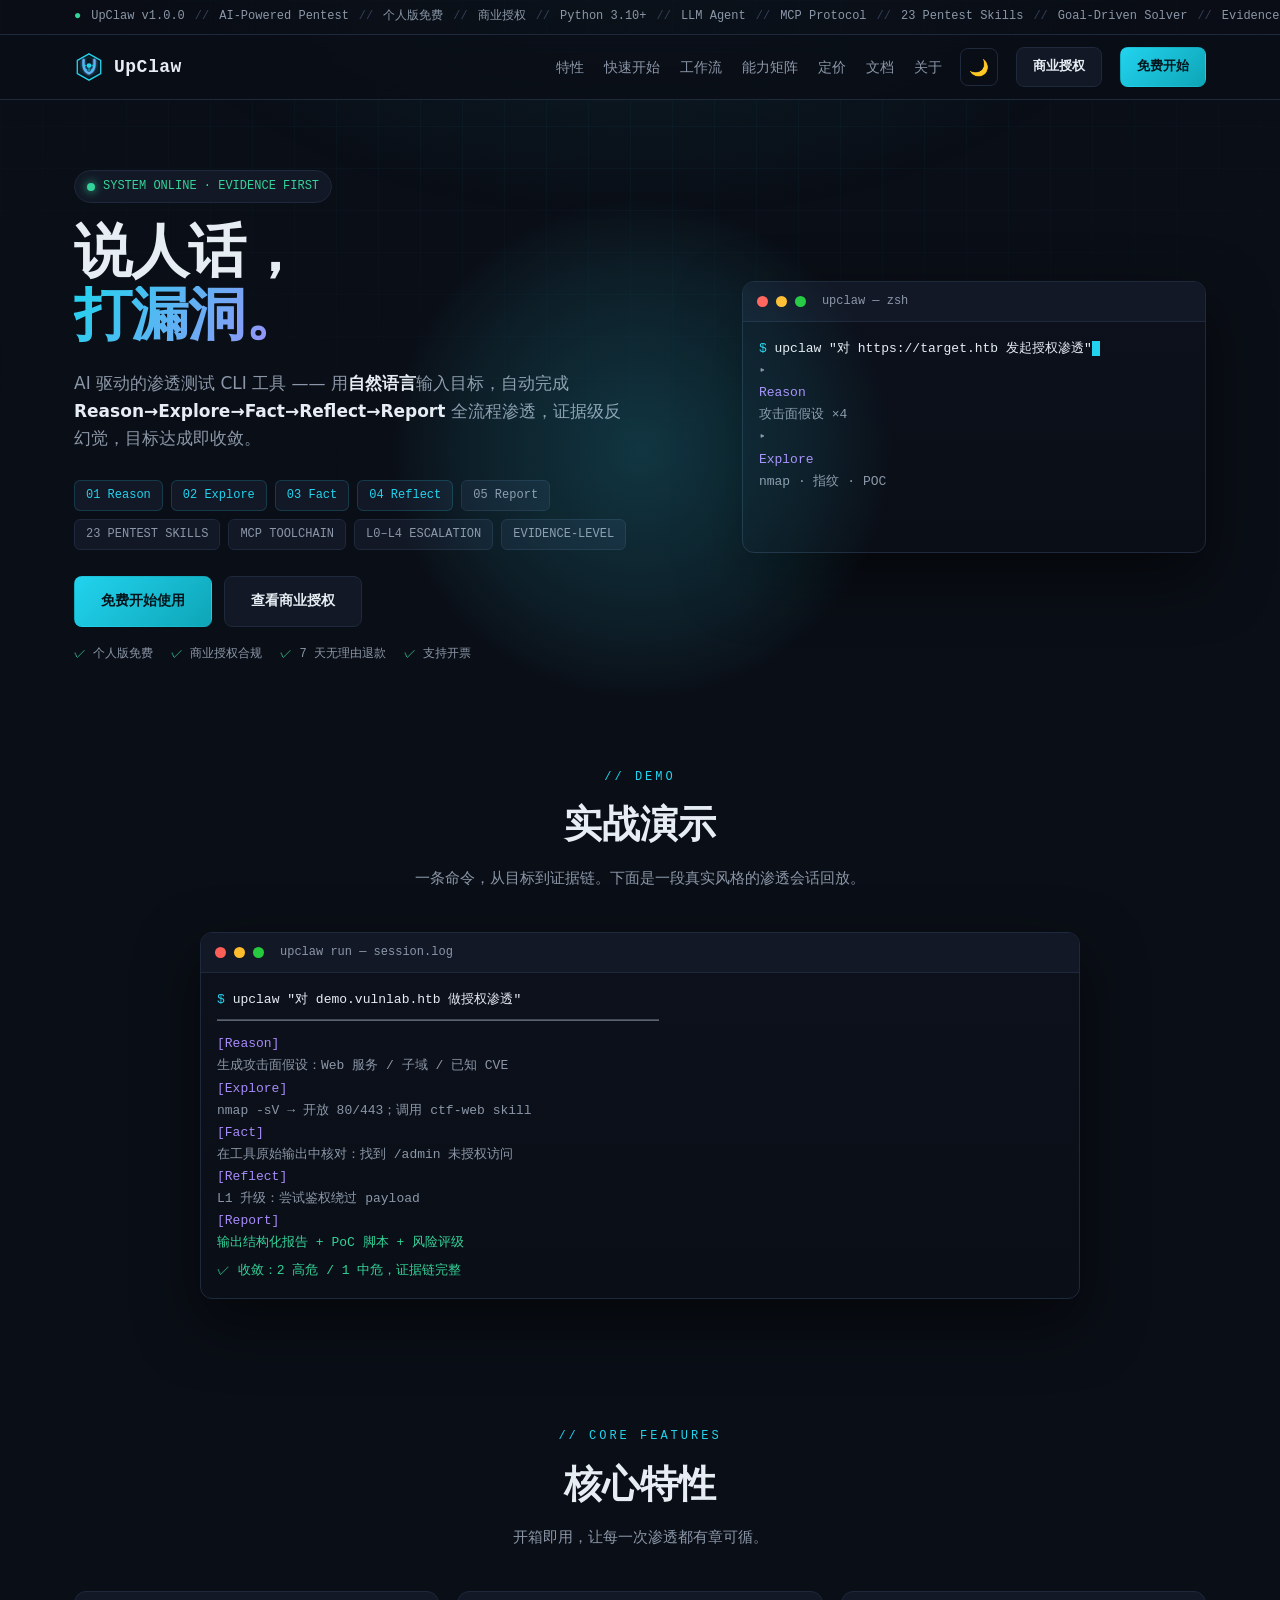
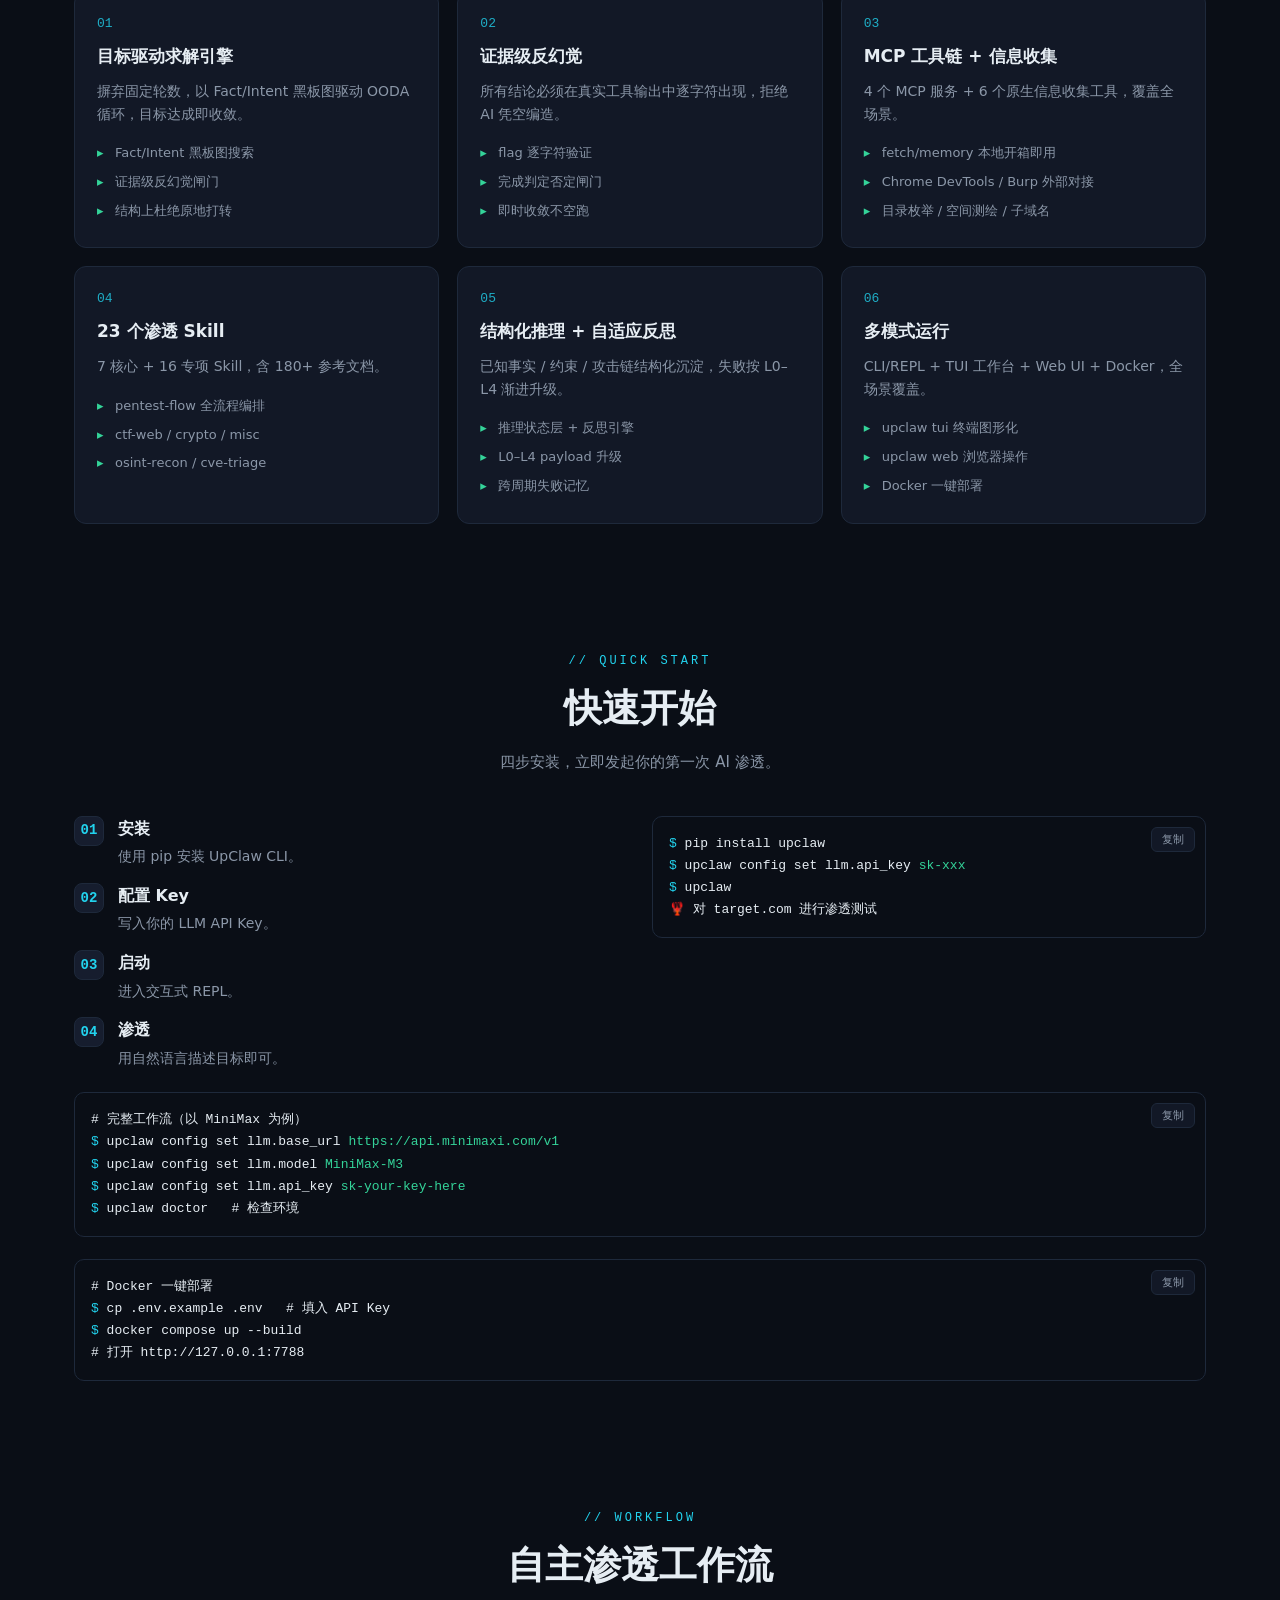
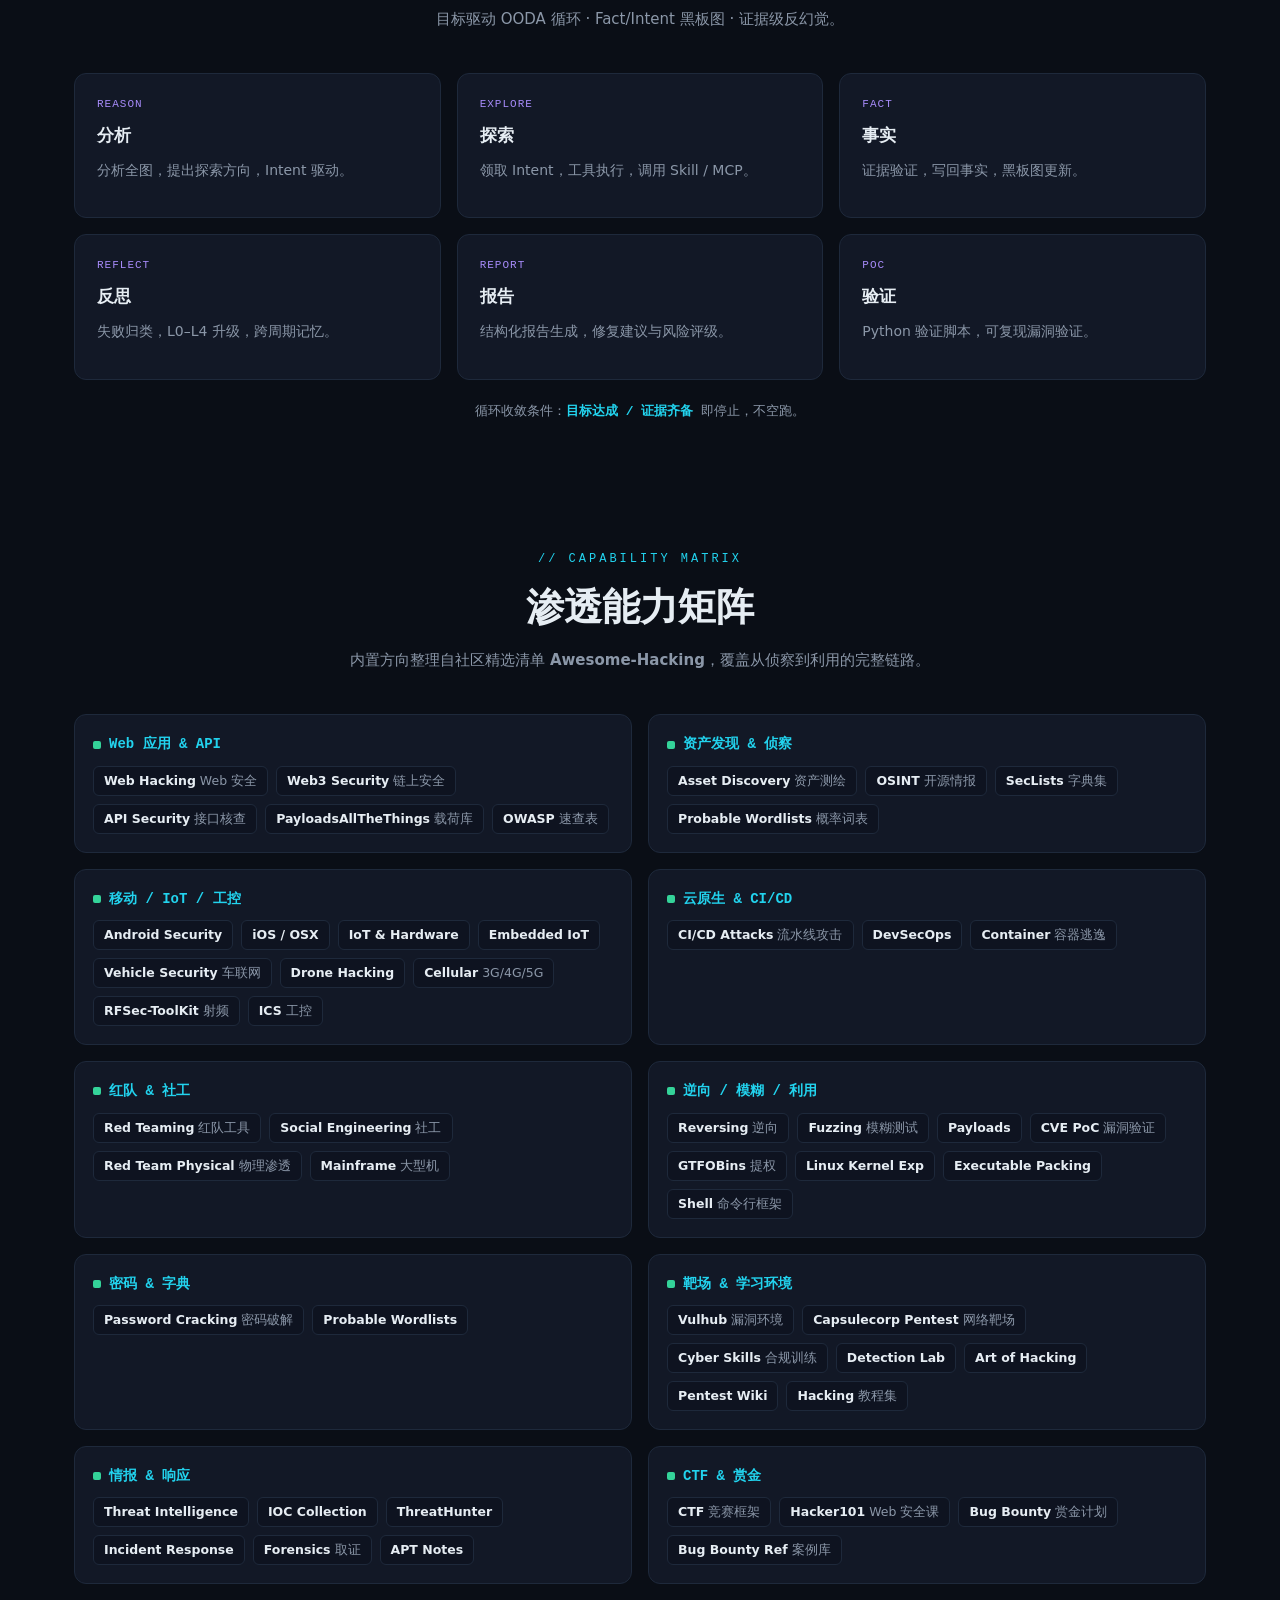
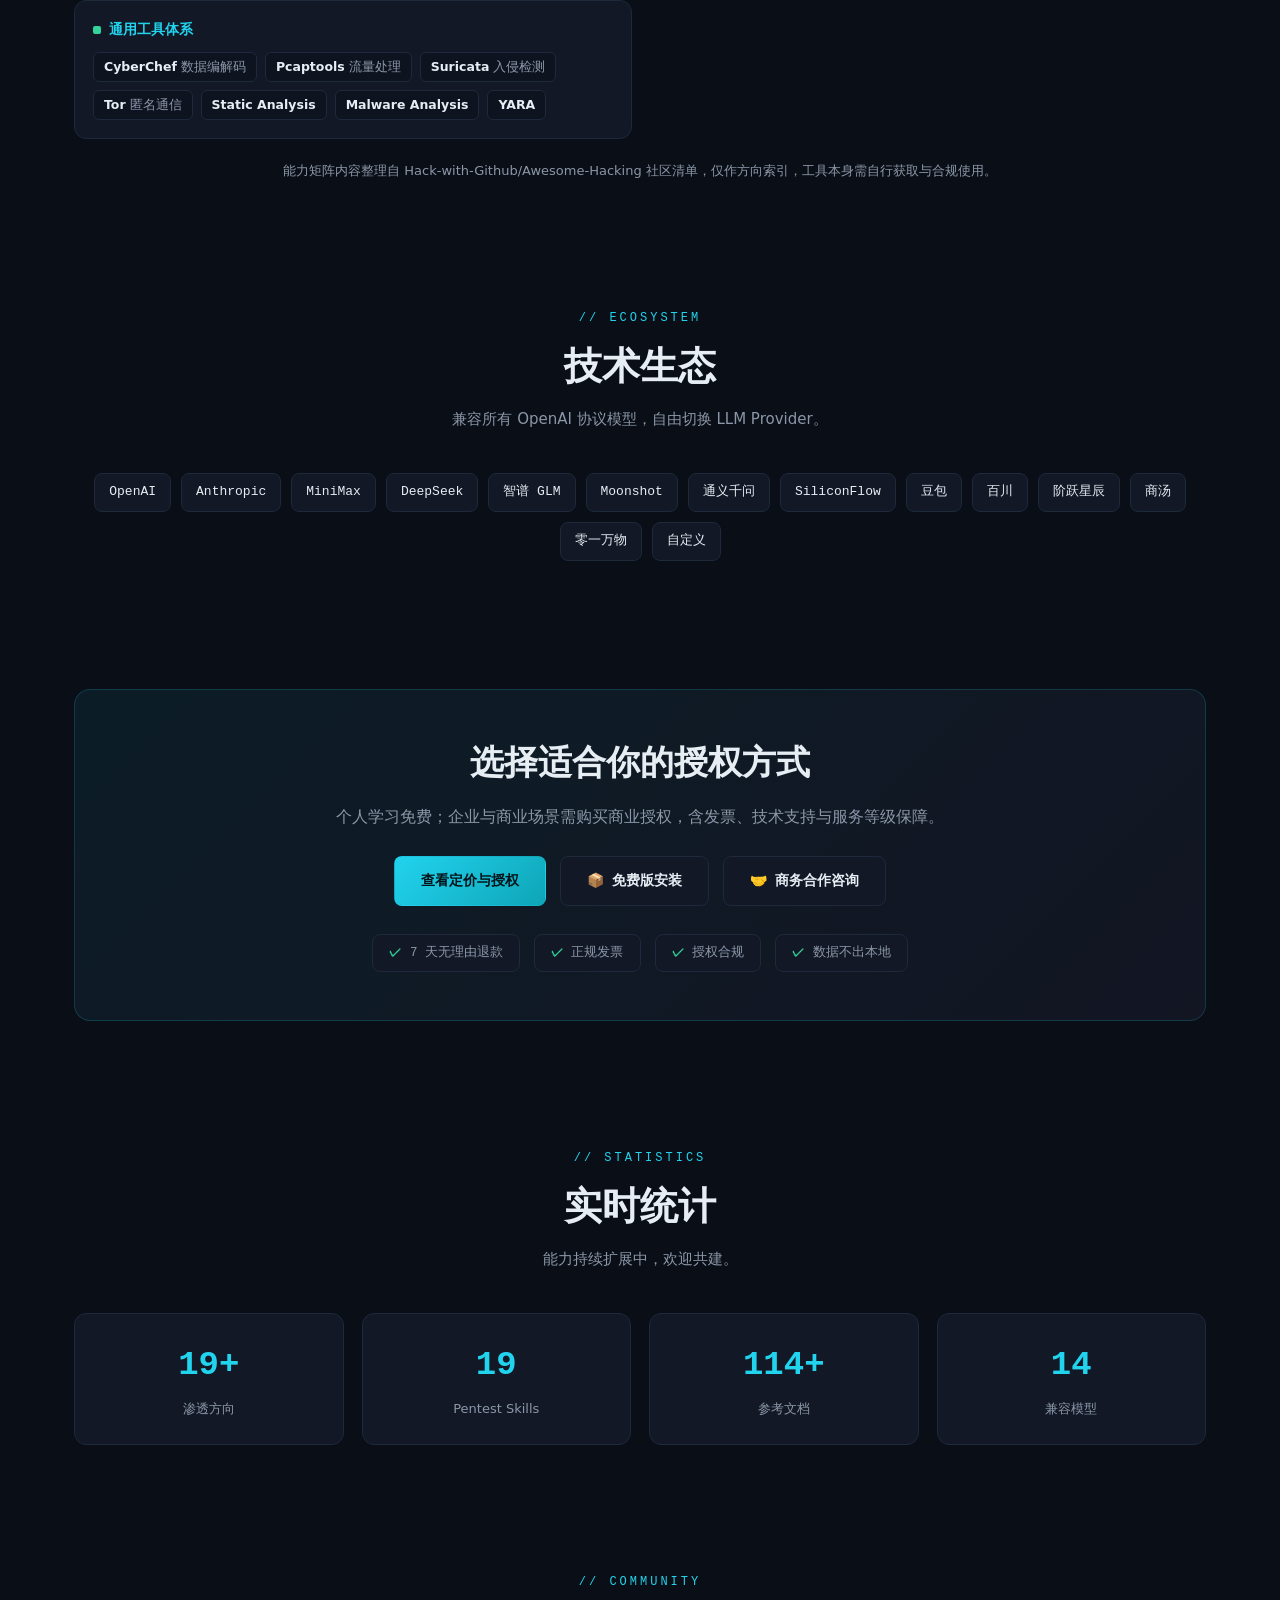
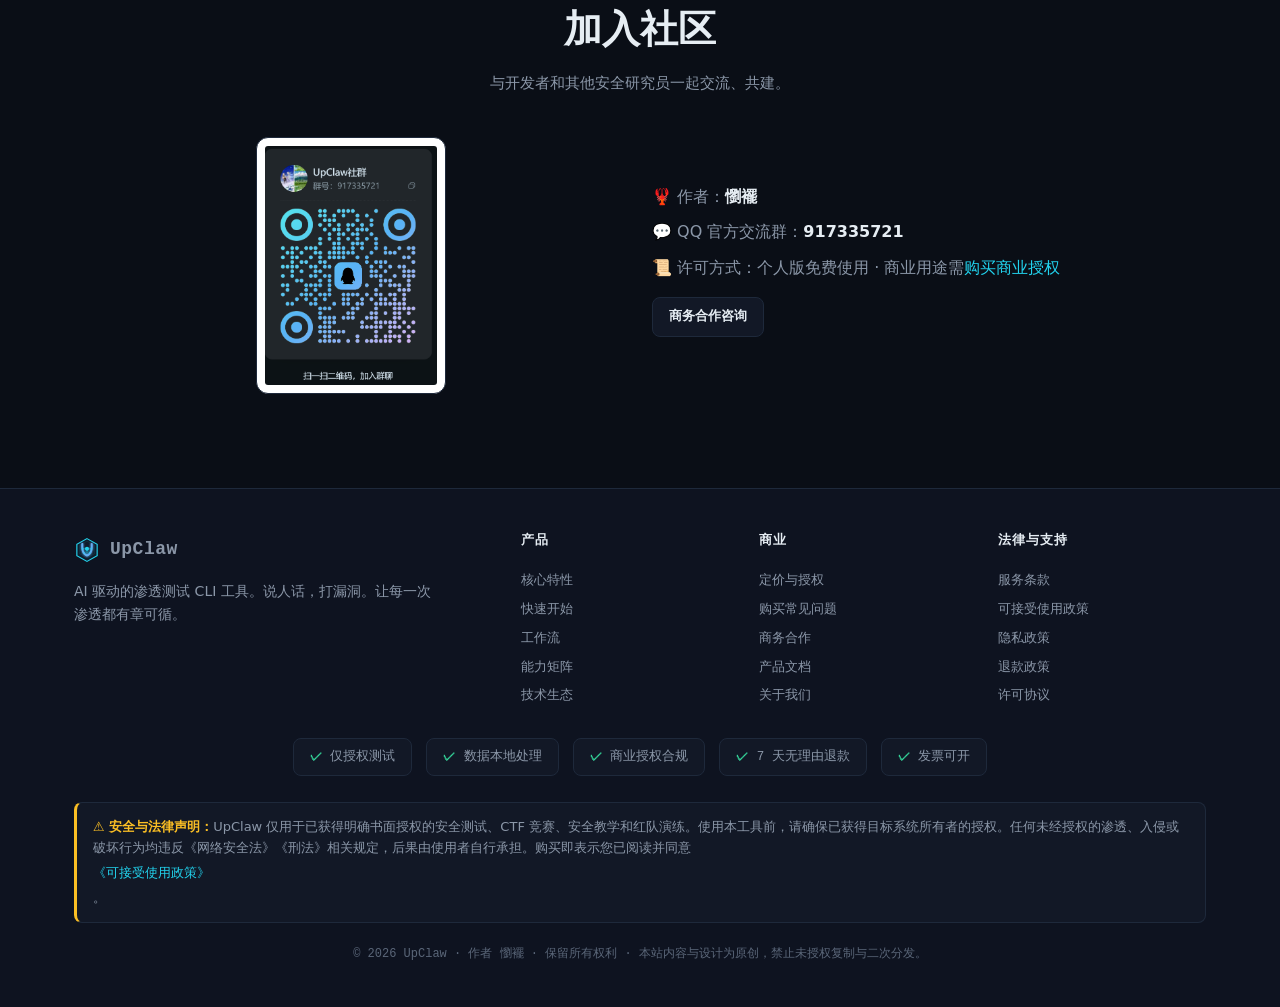
<file: website/index.html>
<!DOCTYPE html>
<html lang="zh-CN">
<head>
<meta charset="UTF-8" />
<meta name="viewport" content="width=device-width, initial-scale=1.0" />
<title>UpClaw — AI 驱动的渗透测试 CLI 工具 | 授权安全测试自动化</title>
<meta name="description" content="UpClaw 是 AI 驱动的渗透测试 CLI 工具：自然语言下达目标，自动完成 Reason→Explore→Fact→Reflect→Report 全流程，证据级反幻觉。提供个人、专业、企业三种商业授权，仅用于已授权的安全测试。" />
<meta name="keywords" content="UpClaw,渗透测试,AI渗透,安全测试自动化,红队工具,漏洞评估,授权渗透,CLI安全工具" />
<meta name="author" content="懰襬" />
<meta name="robots" content="index,follow" />
<meta name="theme-color" content="#0a0e16" />
<link rel="canonical" href="https://upclaw.example.com/" />
<link rel="icon" href="assets/favicon.svg" type="image/svg+xml" />
<link rel="apple-touch-icon" href="assets/favicon.svg" />

<!-- Open Graph / 社交分享 -->
<meta property="og:type" content="website" />
<meta property="og:site_name" content="UpClaw" />
<meta property="og:title" content="UpClaw — AI 驱动的渗透测试 CLI 工具" />
<meta property="og:description" content="自然语言下达目标，自动完成授权渗透全流程。证据级反幻觉，目标达成即收敛。" />
<meta property="og:url" content="https://upclaw.example.com/" />
<meta property="og:image" content="assets/logo.svg" />
<meta property="og:locale" content="zh_CN" />
<meta name="twitter:card" content="summary_large_image" />
<meta name="twitter:title" content="UpClaw — AI 驱动的渗透测试 CLI 工具" />
<meta name="twitter:description" content="自然语言下达目标，自动完成授权渗透全流程。" />

<link rel="stylesheet" href="assets/css/style.css" />

<!-- 结构化数据：软件 + 商业产品 -->
<script type="application/ld+json">
{
  "@context":"https://schema.org",
  "@type":"SoftwareApplication",
  "name":"UpClaw",
  "applicationCategory":"SecurityApplication",
  "operatingSystem":"Linux, macOS, Windows",
  "description":"AI 驱动的渗透测试 CLI 工具，自动化 Reason→Explore→Fact→Reflect→Report 全流程，仅用于已授权的安全测试。",
  "author":{"@type":"Person","name":"懰襬"},
  "offers":[
    {"@type":"Offer","name":"个人版","price":"0","priceCurrency":"CNY","description":"个人学习与非商业用途免费"},
    {"@type":"Offer","name":"专业版","price":"299","priceCurrency":"CNY","description":"单人商业授权，含商业使用许可"},
    {"@type":"Offer","name":"企业版","price":"1999","priceCurrency":"CNY","description":"团队/企业级授权，含 SLA 与专属支持"}
  ]
}
</script>
</head>
<body>
  <div id="cursorLight"></div>

<div class="sysbar">
  <div class="wrap">
    <span class="dot">●</span>
    <span>UpClaw v1.0.0</span><span class="sep">//</span>
    <span>AI-Powered Pentest</span><span class="sep">//</span>
    <span>个人版免费</span><span class="sep">//</span>
    <span>商业授权</span><span class="sep">//</span>
    <span>Python 3.10+</span><span class="sep">//</span>
    <span>LLM Agent</span><span class="sep">//</span>
    <span>MCP Protocol</span><span class="sep">//</span>
    <span>23 Pentest Skills</span><span class="sep">//</span>
    <span>Goal-Driven Solver</span><span class="sep">//</span>
    <span>Evidence-Level</span><span class="sep">//</span>
    <span>Authorized Use Only</span>
  </div>
</div>

<nav>
  <div class="wrap">
    <a href="#top" class="logo">
      <img src="assets/logo.svg" alt="UpClaw" />
      UpClaw
    </a>
    <div class="navlinks">
      <a href="#features">特性</a><a href="#quickstart">快速开始</a>
      <a href="#flow">工作流</a><a href="#matrix">能力矩阵</a>
      <a href="pricing.html">定价</a><a href="docs.html">文档</a><a href="about.html">关于</a>
    </div>
    <button class="theme-toggle" id="themeToggle" title="切换明暗主题">🌙</button>
    <a class="btn" href="pricing.html">商业授权</a>
    <a class="btn btn-primary" href="#quickstart">免费开始</a>
  </div>
</nav>

<header class="hero" id="top">
  <div class="wrap hero-grid">
    <div>
      <div class="badge"><span class="pulse"></span> SYSTEM ONLINE · EVIDENCE FIRST</div>
      <h1>说人话，<br/><span class="grad">打漏洞。</span></h1>
      <p class="lede">AI 驱动的渗透测试 CLI 工具 —— 用<b>自然语言</b>输入目标，自动完成 <b>Reason→Explore→Fact→Reflect→Report</b> 全流程渗透，证据级反幻觉，目标达成即收敛。</p>
      <div class="flow-tags">
        <span class="on">01 Reason</span><span class="on">02 Explore</span><span class="on">03 Fact</span><span class="on">04 Reflect</span>
        <span>05 Report</span><span>23 PENTEST SKILLS</span><span>MCP TOOLCHAIN</span><span>L0–L4 ESCALATION</span><span>EVIDENCE-LEVEL</span>
      </div>
      <div class="hero-actions">
        <a class="btn btn-primary btn-lg" href="#quickstart">免费开始使用</a>
        <a class="btn btn-lg" href="pricing.html">查看商业授权</a>
      </div>
      <div class="trust-row">
        <span>个人版免费</span><span>商业授权合规</span><span>7 天无理由退款</span><span>支持开票</span>
      </div>
    </div>
    <div>
      <div class="term">
        <div class="term-bar"><span class="tdot r"></span><span class="tdot y"></span><span class="tdot g"></span><span class="ttitle">upclaw — zsh</span></div>
        <div class="term-body" id="heroTerm"></div>
      </div>

    </div>
  </div>
</header>

<section id="demo">
  <div class="wrap">
    <div class="sec-head reveal">
      <div class="sec-num">// DEMO</div><h2>实战演示</h2>
      <p>一条命令，从目标到证据链。下面是一段真实风格的渗透会话回放。</p>
    </div>
    <div class="term reveal" style="max-width:880px;margin:0 auto">
      <div class="term-bar"><span class="tdot r"></span><span class="tdot y"></span><span class="tdot g"></span><span class="ttitle">upclaw run — session.log</span></div>
      <div class="term-body">
        <div><span class="prompt">$</span> <span class="cmd">upclaw "对 demo.vulnlab.htb 做授权渗透"</span></div>
        <div class="dim">━━━━━━━━━━━━━━━━━━━━━━━━━━━━━━━━━━</div>
        <div><span class="step">[Reason]</span> <span class="dim">生成攻击面假设：Web 服务 / 子域 / 已知 CVE</span></div>
        <div><span class="step">[Explore]</span> <span class="dim">nmap -sV → 开放 80/443；调用 ctf-web skill</span></div>
        <div><span class="step">[Fact]</span> <span class="dim">在工具原始输出中核对：找到 /admin 未授权访问</span></div>
        <div><span class="step">[Reflect]</span> <span class="dim">L1 升级：尝试鉴权绕过 payload</span></div>
        <div><span class="step">[Report]</span> <span class="ok">输出结构化报告 + PoC 脚本 + 风险评级</span></div>
        <div class="ok" style="margin-top:6px">✓ 收敛：2 高危 / 1 中危，证据链完整</div>
      </div>
    </div>
  </div>
</section>

<section id="features">
  <div class="wrap">
    <div class="sec-head reveal">
      <div class="sec-num">// CORE FEATURES</div><h2>核心特性</h2>
      <p>开箱即用，让每一次渗透都有章可循。</p>
    </div>
    <div class="feat-grid">
      <div class="card reveal"><div class="num">01</div><h3>目标驱动求解引擎</h3><p>摒弃固定轮数，以 Fact/Intent 黑板图驱动 OODA 循环，目标达成即收敛。</p><ul><li>Fact/Intent 黑板图搜索</li><li>证据级反幻觉闸门</li><li>结构上杜绝原地打转</li></ul></div>
      <div class="card reveal"><div class="num">02</div><h3>证据级反幻觉</h3><p>所有结论必须在真实工具输出中逐字符出现，拒绝 AI 凭空编造。</p><ul><li>flag 逐字符验证</li><li>完成判定否定闸门</li><li>即时收敛不空跑</li></ul></div>
      <div class="card reveal"><div class="num">03</div><h3>MCP 工具链 + 信息收集</h3><p>4 个 MCP 服务 + 6 个原生信息收集工具，覆盖全场景。</p><ul><li>fetch/memory 本地开箱即用</li><li>Chrome DevTools / Burp 外部对接</li><li>目录枚举 / 空间测绘 / 子域名</li></ul></div>
      <div class="card reveal"><div class="num">04</div><h3>23 个渗透 Skill</h3><p>7 核心 + 16 专项 Skill，含 180+ 参考文档。</p><ul><li>pentest-flow 全流程编排</li><li>ctf-web / crypto / misc</li><li>osint-recon / cve-triage</li></ul></div>
      <div class="card reveal"><div class="num">05</div><h3>结构化推理 + 自适应反思</h3><p>已知事实 / 约束 / 攻击链结构化沉淀，失败按 L0–L4 渐进升级。</p><ul><li>推理状态层 + 反思引擎</li><li>L0–L4 payload 升级</li><li>跨周期失败记忆</li></ul></div>
      <div class="card reveal"><div class="num">06</div><h3>多模式运行</h3><p>CLI/REPL + TUI 工作台 + Web UI + Docker，全场景覆盖。</p><ul><li>upclaw tui 终端图形化</li><li>upclaw web 浏览器操作</li><li>Docker 一键部署</li></ul></div>
    </div>
  </div>
</section>

<section id="quickstart">
  <div class="wrap">
    <div class="sec-head reveal">
      <div class="sec-num">// QUICK START</div><h2>快速开始</h2>
      <p>四步安装，立即发起你的第一次 AI 渗透。</p>
    </div>
    <div class="qs-grid">
      <div class="step-list reveal">
        <div class="step"><div class="n"></div><div class="body"><b>安装</b><span>使用 pip 安装 UpClaw CLI。</span></div></div>
        <div class="step"><div class="n"></div><div class="body"><b>配置 Key</b><span>写入你的 LLM API Key。</span></div></div>
        <div class="step"><div class="n"></div><div class="body"><b>启动</b><span>进入交互式 REPL。</span></div></div>
        <div class="step"><div class="n"></div><div class="body"><b>渗透</b><span>用自然语言描述目标即可。</span></div></div>
      </div>
      <div class="code-block reveal">
        <button class="copy-btn" data-copy>复制</button>
        <pre><span class="ckey">$</span> pip install upclaw
<span class="ckey">$</span> upclaw config set llm.api_key <span class="cstr">sk-xxx</span>
<span class="ckey">$</span> upclaw
🦞 对 target.com 进行渗透测试</pre>
      </div>
    </div>
    <div class="code-block reveal" style="margin-top:22px">
      <button class="copy-btn" data-copy>复制</button>
      <pre><span class="dim"># 完整工作流（以 MiniMax 为例）</span>
<span class="ckey">$</span> upclaw config set llm.base_url <span class="cstr">https://api.minimaxi.com/v1</span>
<span class="ckey">$</span> upclaw config set llm.model <span class="cstr">MiniMax-M3</span>
<span class="ckey">$</span> upclaw config set llm.api_key <span class="cstr">sk-your-key-here</span>
<span class="ckey">$</span> upclaw doctor   <span class="dim"># 检查环境</span></pre>
    </div>
    <div class="code-block reveal" style="margin-top:22px">
      <button class="copy-btn" data-copy>复制</button>
      <pre><span class="dim"># Docker 一键部署</span>
<span class="ckey">$</span> cp .env.example .env   <span class="dim"># 填入 API Key</span>
<span class="ckey">$</span> docker compose up --build
<span class="dim"># 打开 http://127.0.0.1:7788</span></pre>
    </div>
  </div>
</section>

<section id="flow">
  <div class="wrap">
    <div class="sec-head reveal">
      <div class="sec-num">// WORKFLOW</div><h2>自主渗透工作流</h2>
      <p>目标驱动 OODA 循环 · Fact/Intent 黑板图 · 证据级反幻觉。</p>
    </div>
    <div class="flow">
      <div class="card reveal"><div class="tag">REASON</div><h3>分析</h3><p>分析全图，提出探索方向，Intent 驱动。</p></div>
      <div class="card reveal"><div class="tag">EXPLORE</div><h3>探索</h3><p>领取 Intent，工具执行，调用 Skill / MCP。</p></div>
      <div class="card reveal"><div class="tag">FACT</div><h3>事实</h3><p>证据验证，写回事实，黑板图更新。</p></div>
      <div class="card reveal"><div class="tag">REFLECT</div><h3>反思</h3><p>失败归类，L0–L4 升级，跨周期记忆。</p></div>
      <div class="card reveal"><div class="tag">REPORT</div><h3>报告</h3><p>结构化报告生成，修复建议与风险评级。</p></div>
      <div class="card reveal"><div class="tag">POC</div><h3>验证</h3><p>Python 验证脚本，可复现漏洞验证。</p></div>
    </div>
    <div class="flow-note reveal">循环收敛条件：<b>目标达成 / 证据齐备</b> 即停止，不空跑。</div>
  </div>
</section>

<!-- 渗透能力矩阵：源自 Awesome-Hacking -->
<section id="matrix">
  <div class="wrap">
    <div class="sec-head reveal">
      <div class="sec-num">// CAPABILITY MATRIX</div><h2>渗透能力矩阵</h2>
      <p>内置方向整理自社区精选清单 <b>Awesome-Hacking</b>，覆盖从侦察到利用的完整链路。</p>
    </div>
    <div class="matrix">
      <div class="grp reveal"><h4><span class="ic"></span>Web 应用 & API</h4><div class="items">
        <span><b>Web Hacking</b> Web 安全</span><span><b>Web3 Security</b> 链上安全</span><span><b>API Security</b> 接口核查</span>
        <span><b>PayloadsAllTheThings</b> 载荷库</span><span><b>OWASP</b> 速查表</span></div></div>
      <div class="grp reveal"><h4><span class="ic"></span>资产发现 & 侦察</h4><div class="items">
        <span><b>Asset Discovery</b> 资产测绘</span><span><b>OSINT</b> 开源情报</span><span><b>SecLists</b> 字典集</span>
        <span><b>Probable Wordlists</b> 概率词表</span></div></div>
      <div class="grp reveal"><h4><span class="ic"></span>移动 / IoT / 工控</h4><div class="items">
        <span><b>Android Security</b></span><span><b>iOS / OSX</b></span><span><b>IoT & Hardware</b></span>
        <span><b>Embedded IoT</b></span><span><b>Vehicle Security</b> 车联网</span><span><b>Drone Hacking</b></span>
        <span><b>Cellular</b> 3G/4G/5G</span><span><b>RFSec-ToolKit</b> 射频</span><span><b>ICS</b> 工控</span></div></div>
      <div class="grp reveal"><h4><span class="ic"></span>云原生 & CI/CD</h4><div class="items">
        <span><b>CI/CD Attacks</b> 流水线攻击</span><span><b>DevSecOps</b></span><span><b>Container</b> 容器逃逸</span></div></div>
      <div class="grp reveal"><h4><span class="ic"></span>红队 & 社工</h4><div class="items">
        <span><b>Red Teaming</b> 红队工具</span><span><b>Social Engineering</b> 社工</span><span><b>Red Team Physical</b> 物理渗透</span>
        <span><b>Mainframe</b> 大型机</span></div></div>
      <div class="grp reveal"><h4><span class="ic"></span>逆向 / 模糊 / 利用</h4><div class="items">
        <span><b>Reversing</b> 逆向</span><span><b>Fuzzing</b> 模糊测试</span><span><b>Payloads</b></span>
        <span><b>CVE PoC</b> 漏洞验证</span><span><b>GTFOBins</b> 提权</span><span><b>Linux Kernel Exp</b></span>
        <span><b>Executable Packing</b></span><span><b>Shell</b> 命令行框架</span></div></div>
      <div class="grp reveal"><h4><span class="ic"></span>密码 & 字典</h4><div class="items">
        <span><b>Password Cracking</b> 密码破解</span><span><b>Probable Wordlists</b></span></div></div>
      <div class="grp reveal"><h4><span class="ic"></span>靶场 & 学习环境</h4><div class="items">
        <span><b>Vulhub</b> 漏洞环境</span><span><b>Capsulecorp Pentest</b> 网络靶场</span><span><b>Cyber Skills</b> 合规训练</span>
        <span><b>Detection Lab</b></span><span><b>Art of Hacking</b></span><span><b>Pentest Wiki</b></span><span><b>Hacking</b> 教程集</span></div></div>
      <div class="grp reveal"><h4><span class="ic"></span>情报 & 响应</h4><div class="items">
        <span><b>Threat Intelligence</b></span><span><b>IOC Collection</b></span><span><b>ThreatHunter</b></span>
        <span><b>Incident Response</b></span><span><b>Forensics</b> 取证</span><span><b>APT Notes</b></span></div></div>
      <div class="grp reveal"><h4><span class="ic"></span>CTF & 赏金</h4><div class="items">
        <span><b>CTF</b> 竞赛框架</span><span><b>Hacker101</b> Web 安全课</span><span><b>Bug Bounty</b> 赏金计划</span>
        <span><b>Bug Bounty Ref</b> 案例库</span></div></div>
      <div class="grp reveal"><h4><span class="ic"></span>通用工具体系</h4><div class="items">
        <span><b>CyberChef</b> 数据编解码</span><span><b>Pcaptools</b> 流量处理</span><span><b>Suricata</b> 入侵检测</span>
        <span><b>Tor</b> 匿名通信</span><span><b>Static Analysis</b></span><span><b>Malware Analysis</b></span><span><b>YARA</b></span></div></div>
    </div>
    <div class="matrix-note reveal">能力矩阵内容整理自 <a href="https://github.com/Hack-with-Github/Awesome-Hacking" target="_blank" rel="noopener">Hack-with-Github/Awesome-Hacking</a> 社区清单，仅作方向索引，工具本身需自行获取与合规使用。</div>
  </div>
</section>

<section id="ecosystem">
  <div class="wrap">
    <div class="sec-head reveal">
      <div class="sec-num">// ECOSYSTEM</div><h2>技术生态</h2>
      <p>兼容所有 OpenAI 协议模型，自由切换 LLM Provider。</p>
    </div>
    <div class="eco-tags reveal">
      <span>OpenAI</span><span>Anthropic</span><span>MiniMax</span><span>DeepSeek</span><span>智谱 GLM</span>
      <span>Moonshot</span><span>通义千问</span><span>SiliconFlow</span><span>豆包</span><span>百川</span>
      <span>阶跃星辰</span><span>商汤</span><span>零一万物</span><span>自定义</span>
    </div>
  </div>
</section>

<section id="cta">
  <div class="wrap">
    <div class="cta reveal">
      <h2>选择适合你的授权方式</h2>
      <p>个人学习免费；企业与商业场景需购买商业授权，含发票、技术支持与服务等级保障。</p>
      <div class="btns">
        <a class="btn btn-primary btn-lg" href="pricing.html">查看定价与授权</a>
        <a class="btn btn-lg" href="#quickstart">📦 免费版安装</a>
        <a class="btn btn-lg" href="about.html#contact">🤝 商务合作咨询</a>
      </div>
      <div class="trust-badges">
        <span><b>✓</b> 7 天无理由退款</span><span><b>✓</b> 正规发票</span><span><b>✓</b> 授权合规</span><span><b>✓</b> 数据不出本地</span>
      </div>
    </div>
  </div>
</section>

<section id="stats">
  <div class="wrap">
    <div class="sec-head reveal">
      <div class="sec-num">// STATISTICS</div><h2>实时统计</h2>
      <p>能力持续扩展中，欢迎共建。</p>
    </div>
    <div class="stats">
      <div class="stat reveal"><div class="big" data-count="40" data-suffix="+">0</div><div class="lbl">渗透方向</div></div>
      <div class="stat reveal"><div class="big" data-count="23">0</div><div class="lbl">Pentest Skills</div></div>
      <div class="stat reveal"><div class="big" data-count="180" data-suffix="+">0</div><div class="lbl">参考文档</div></div>
      <div class="stat reveal"><div class="big" data-count="14">0</div><div class="lbl">兼容模型</div></div>
    </div>
  </div>
</section>

<section id="community">
  <div class="wrap">
    <div class="sec-head reveal">
      <div class="sec-num">// COMMUNITY</div><h2>加入社区</h2>
      <p>与开发者和其他安全研究员一起交流、共建。</p>
    </div>
    <div class="community reveal">
      <div><img class="qr" src="assets/qq-qr.png" alt="UpClaw QQ群 917335721" /></div>
      <div class="info">
        <p>🦞 作者：<b>懰襬</b></p>
        <p>💬 QQ 官方交流群：<b>917335721</b></p>
        <p>📜 许可方式：个人版免费使用 · 商业用途需<a href="pricing.html" class="accent">购买商业授权</a></p>
        <p style="margin-top:16px"><a class="btn" href="about.html#contact">商务合作咨询</a></p>
      </div>
    </div>
  </div>
</section>

<footer>
  <div class="wrap">
    <div class="foot-grid">
      <div>
        <a href="#top" class="logo" style="margin-bottom:12px">
          <img src="assets/logo.svg" alt="UpClaw" style="width:26px;height:26px" />UpClaw
        </a>
        <p style="color:var(--muted);font-size:14px;max-width:360px">AI 驱动的渗透测试 CLI 工具。说人话，打漏洞。让每一次渗透都有章可循。</p>
      </div>
      <div>
        <h5>产品</h5>
        <a href="#features">核心特性</a><a href="#quickstart">快速开始</a><a href="#flow">工作流</a><a href="#matrix">能力矩阵</a><a href="#ecosystem">技术生态</a>
      </div>
      <div>
        <h5>商业</h5>
        <a href="pricing.html">定价与授权</a><a href="pricing.html#faq">购买常见问题</a><a href="about.html#contact">商务合作</a><a href="docs.html">产品文档</a><a href="about.html">关于我们</a>
      </div>
      <div>
        <h5>法律与支持</h5>
        <a href="legal.html">服务条款</a><a href="legal.html#aup">可接受使用政策</a><a href="legal.html#privacy">隐私政策</a><a href="legal.html#refund">退款政策</a><a href="legal.html#license">许可协议</a>
      </div>
    </div>
    <div class="trust-badges">
      <span><b>✓</b> 仅授权测试</span><span><b>✓</b> 数据本地处理</span><span><b>✓</b> 商业授权合规</span><span><b>✓</b> 7 天无理由退款</span><span><b>✓</b> 发票可开</span>
    </div>
    <div class="disclaimer">
      <b>⚠️ 安全与法律声明：</b>UpClaw 仅用于已获得明确书面授权的安全测试、CTF 竞赛、安全教学和红队演练。使用本工具前，请确保已获得目标系统所有者的授权。任何未经授权的渗透、入侵或破坏行为均违反《网络安全法》《刑法》相关规定，后果由使用者自行承担。购买即表示您已阅读并同意<a href="legal.html#aup" style="color:var(--accent)">《可接受使用政策》</a>。
    </div>
    <div class="copyright">© 2026 UpClaw · 作者 懰襬 · 保留所有权利 · 本站内容与设计为原创，禁止未授权复制与二次分发。</div>
  </div>
</footer>

<script src="assets/js/main.js" defer></script>
</body>
</html>
</file>
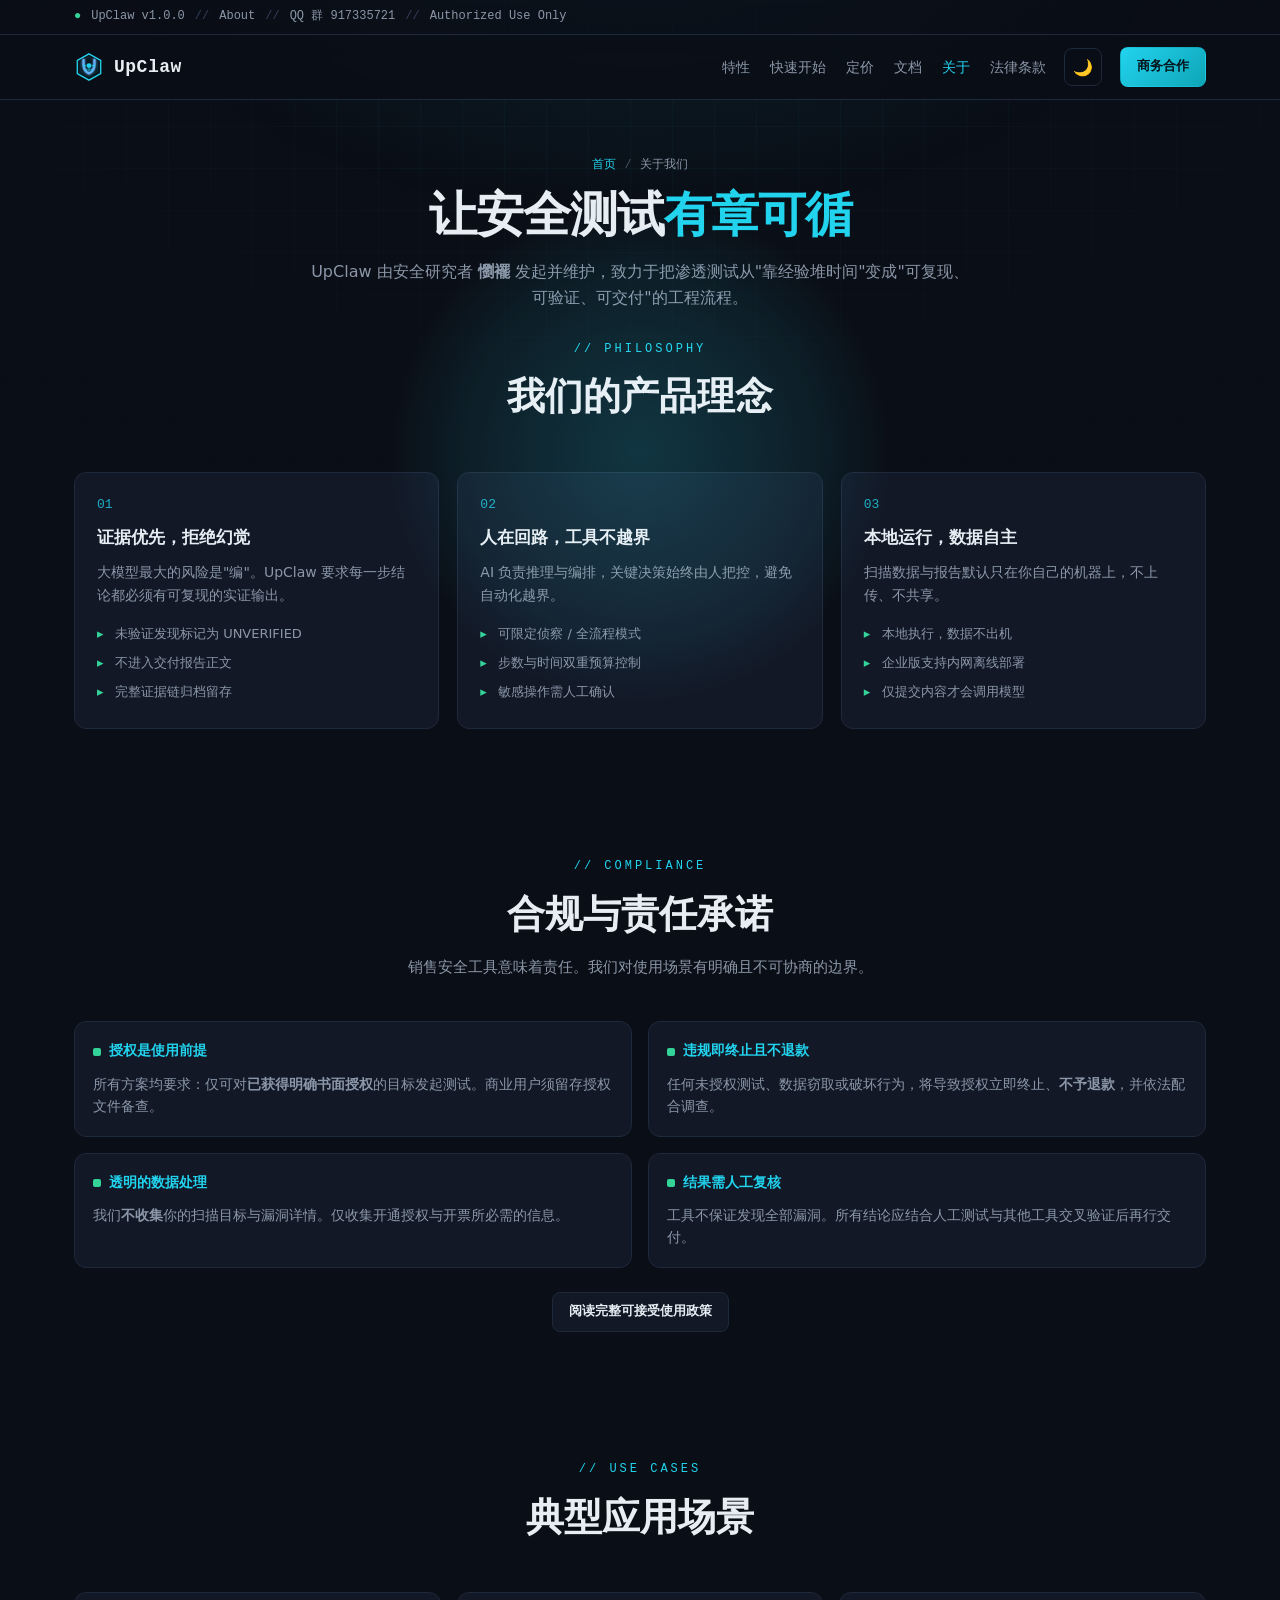
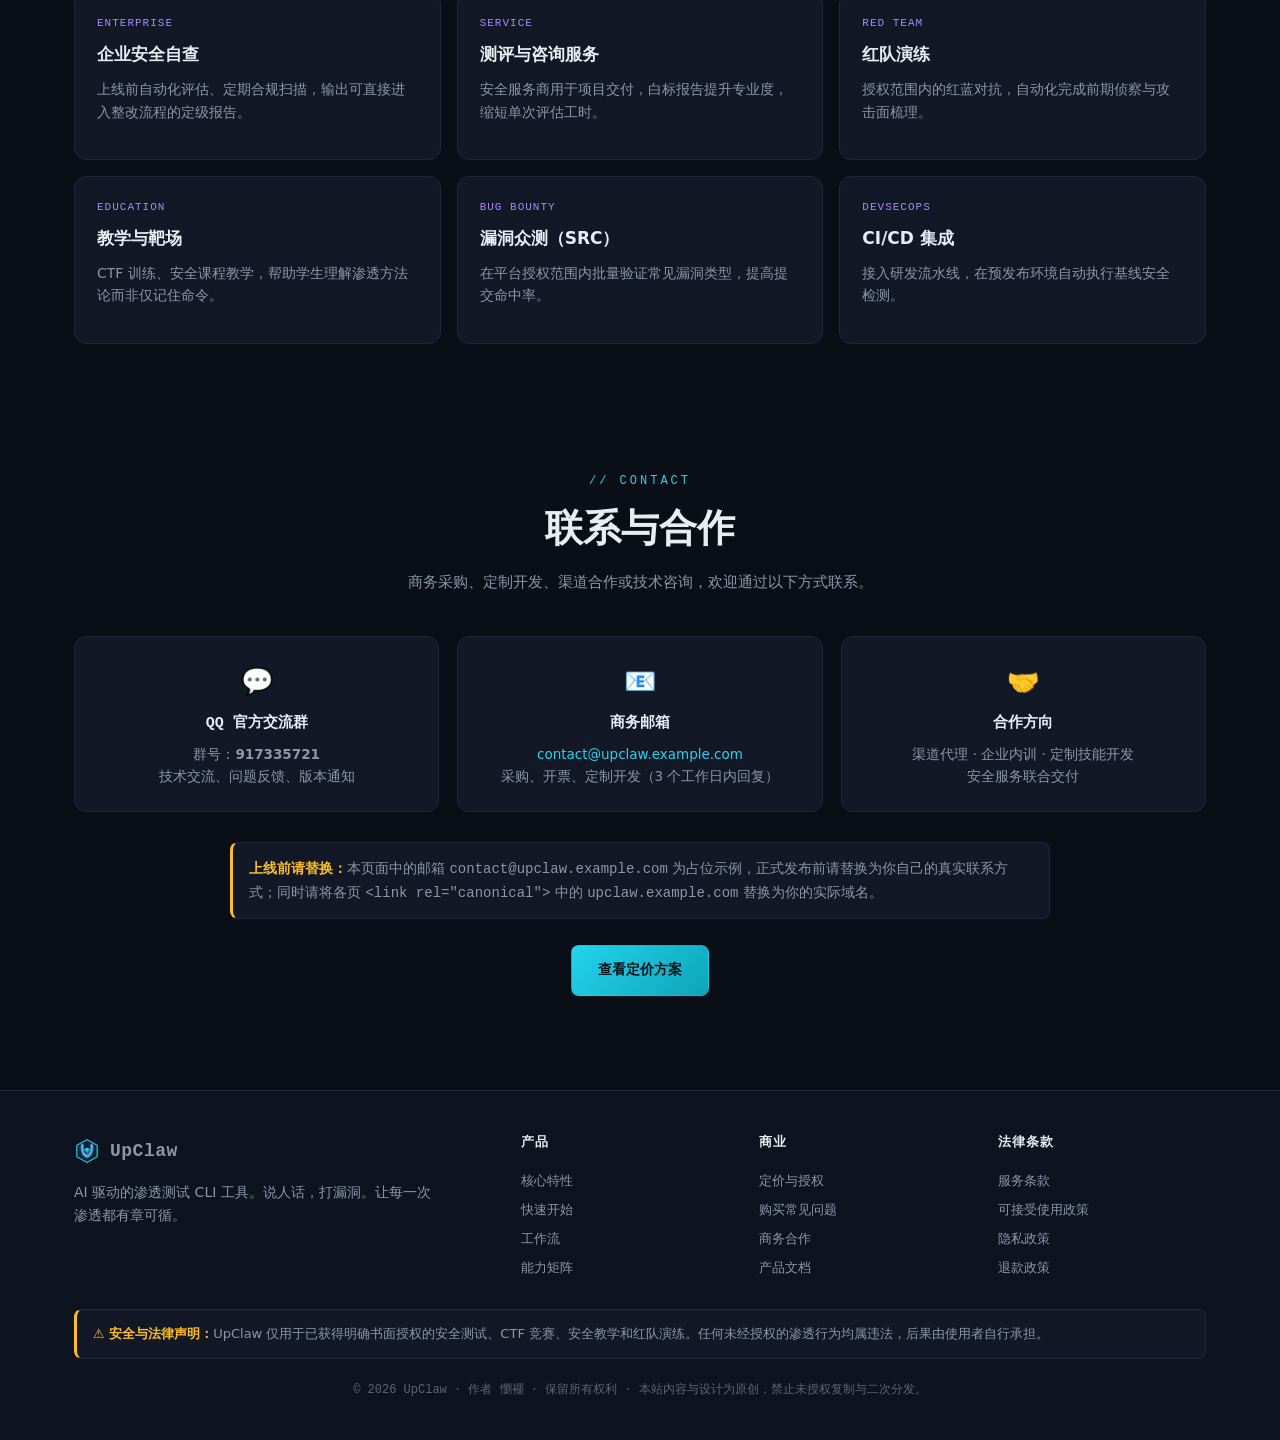
<file: website/about.html>
<!DOCTYPE html>
<html lang="zh-CN">
<head>
<meta charset="UTF-8" />
<meta name="viewport" content="width=device-width, initial-scale=1.0" />
<title>关于我们与商务合作 — UpClaw</title>
<meta name="description" content="了解 UpClaw 团队、产品理念与联系方式。提供商业授权、企业采购、定制开发与技术合作。仅用于已授权的安全测试。" />
<meta name="robots" content="index,follow" />
<meta name="theme-color" content="#0a0e16" />
<link rel="icon" href="assets/favicon.svg" type="image/svg+xml" />
<link rel="canonical" href="https://upclaw.example.com/about.html" />
<link rel="stylesheet" href="assets/css/style.css" />
</head>
<body>
  <div id="cursorLight"></div>

<div class="sysbar">
  <div class="wrap">
    <span class="dot">●</span>
    <span>UpClaw v1.0.0</span><span class="sep">//</span>
    <span>About</span><span class="sep">//</span>
    <span>QQ 群 917335721</span><span class="sep">//</span>
    <span>Authorized Use Only</span>
  </div>
</div>

<nav>
  <div class="wrap">
    <a href="index.html" class="logo">
      <img src="assets/logo.svg" alt="UpClaw" />
      UpClaw
    </a>
    <div class="navlinks">
      <a href="index.html#features">特性</a><a href="index.html#quickstart">快速开始</a>
      <a href="pricing.html">定价</a><a href="docs.html">文档</a><a href="about.html">关于</a>
      <a href="legal.html">法律条款</a>
    </div>
    <button class="theme-toggle" id="themeToggle" title="切换明暗主题">🌙</button>
    <a class="btn btn-primary" href="#contact">商务合作</a>
  </div>
</nav>

<section class="page-head">
  <div class="wrap">
    <div class="breadcrumb"><a href="index.html">首页</a><span>/</span>关于我们</div>
    <h1>让安全测试<span class="accent">有章可循</span></h1>
    <p>UpClaw 由安全研究者 <b>懰襬</b> 发起并维护，致力于把渗透测试从"靠经验堆时间"变成"可复现、可验证、可交付"的工程流程。</p>
  </div>
</section>

<!-- 理念 -->
<section style="padding-top:0">
  <div class="wrap">
    <div class="sec-head reveal">
      <div class="sec-num">// PHILOSOPHY</div><h2>我们的产品理念</h2>
    </div>
    <div class="feat-grid">
      <div class="card reveal">
        <div class="num">01</div>
        <h3>证据优先，拒绝幻觉</h3>
        <p>大模型最大的风险是"编"。UpClaw 要求每一步结论都必须有可复现的实证输出。</p>
        <ul>
          <li>未验证发现标记为 UNVERIFIED</li>
          <li>不进入交付报告正文</li>
          <li>完整证据链归档留存</li>
        </ul>
      </div>
      <div class="card reveal">
        <div class="num">02</div>
        <h3>人在回路，工具不越界</h3>
        <p>AI 负责推理与编排，关键决策始终由人把控，避免自动化越界。</p>
        <ul>
          <li>可限定侦察 / 全流程模式</li>
          <li>步数与时间双重预算控制</li>
          <li>敏感操作需人工确认</li>
        </ul>
      </div>
      <div class="card reveal">
        <div class="num">03</div>
        <h3>本地运行，数据自主</h3>
        <p>扫描数据与报告默认只在你自己的机器上，不上传、不共享。</p>
        <ul>
          <li>本地执行，数据不出机</li>
          <li>企业版支持内网离线部署</li>
          <li>仅提交内容才会调用模型</li>
        </ul>
      </div>
    </div>
  </div>
</section>

<!-- 合规承诺 -->
<section>
  <div class="wrap">
    <div class="sec-head reveal">
      <div class="sec-num">// COMPLIANCE</div><h2>合规与责任承诺</h2>
      <p>销售安全工具意味着责任。我们对使用场景有明确且不可协商的边界。</p>
    </div>
    <div class="matrix reveal">
      <div class="grp">
        <h4><span class="ic"></span>授权是使用前提</h4>
        <p style="color:var(--muted);font-size:14px">所有方案均要求：仅可对<b>已获得明确书面授权</b>的目标发起测试。商业用户须留存授权文件备查。</p>
      </div>
      <div class="grp">
        <h4><span class="ic"></span>违规即终止且不退款</h4>
        <p style="color:var(--muted);font-size:14px">任何未授权测试、数据窃取或破坏行为，将导致授权立即终止、<b>不予退款</b>，并依法配合调查。</p>
      </div>
      <div class="grp">
        <h4><span class="ic"></span>透明的数据处理</h4>
        <p style="color:var(--muted);font-size:14px">我们<b>不收集</b>你的扫描目标与漏洞详情。仅收集开通授权与开票所必需的信息。</p>
      </div>
      <div class="grp">
        <h4><span class="ic"></span>结果需人工复核</h4>
        <p style="color:var(--muted);font-size:14px">工具不保证发现全部漏洞。所有结论应结合人工测试与其他工具交叉验证后再行交付。</p>
      </div>
    </div>
    <div style="text-align:center;margin-top:24px">
      <a class="btn" href="legal.html#aup">阅读完整可接受使用政策</a>
    </div>
  </div>
</section>

<!-- 适用场景 -->
<section>
  <div class="wrap">
    <div class="sec-head reveal">
      <div class="sec-num">// USE CASES</div><h2>典型应用场景</h2>
    </div>
    <div class="flow reveal">
      <div class="card">
        <div class="tag">ENTERPRISE</div>
        <h3>企业安全自查</h3>
        <p>上线前自动化评估、定期合规扫描，输出可直接进入整改流程的定级报告。</p>
      </div>
      <div class="card">
        <div class="tag">SERVICE</div>
        <h3>测评与咨询服务</h3>
        <p>安全服务商用于项目交付，白标报告提升专业度，缩短单次评估工时。</p>
      </div>
      <div class="card">
        <div class="tag">RED TEAM</div>
        <h3>红队演练</h3>
        <p>授权范围内的红蓝对抗，自动化完成前期侦察与攻击面梳理。</p>
      </div>
      <div class="card">
        <div class="tag">EDUCATION</div>
        <h3>教学与靶场</h3>
        <p>CTF 训练、安全课程教学，帮助学生理解渗透方法论而非仅记住命令。</p>
      </div>
      <div class="card">
        <div class="tag">BUG BOUNTY</div>
        <h3>漏洞众测（SRC）</h3>
        <p>在平台授权范围内批量验证常见漏洞类型，提高提交命中率。</p>
      </div>
      <div class="card">
        <div class="tag">DEVSECOPS</div>
        <h3>CI/CD 集成</h3>
        <p>接入研发流水线，在预发布环境自动执行基线安全检测。</p>
      </div>
    </div>
  </div>
</section>

<!-- 联系方式 -->
<section id="contact">
  <div class="wrap">
    <div class="sec-head reveal">
      <div class="sec-num">// CONTACT</div><h2>联系与合作</h2>
      <p>商务采购、定制开发、渠道合作或技术咨询，欢迎通过以下方式联系。</p>
    </div>
    <div class="contact-grid reveal">
      <div class="contact-card">
        <div class="ic">💬</div>
        <h4>QQ 官方交流群</h4>
        <p>群号：<b>917335721</b><br/>技术交流、问题反馈、版本通知</p>
      </div>
      <div class="contact-card">
        <div class="ic">📧</div>
        <h4>商务邮箱</h4>
        <p><a href="mailto:contact@upclaw.example.com">contact@upclaw.example.com</a><br/>采购、开票、定制开发（3 个工作日内回复）</p>
      </div>
      <div class="contact-card">
        <div class="ic">🤝</div>
        <h4>合作方向</h4>
        <p>渠道代理 · 企业内训 · 定制技能开发<br/>安全服务联合交付</p>
      </div>
    </div>

    <div class="note warn" style="margin-top:30px;max-width:820px;margin-left:auto;margin-right:auto">
      <b>上线前请替换：</b>本页面中的邮箱 <code>contact@upclaw.example.com</code> 为占位示例，正式发布前请替换为你自己的真实联系方式；同时请将各页 <code>&lt;link rel="canonical"&gt;</code> 中的 <code>upclaw.example.com</code> 替换为你的实际域名。
    </div>

    <div style="text-align:center;margin-top:26px">
      <a class="btn btn-primary btn-lg" href="pricing.html">查看定价方案</a>
    </div>
  </div>
</section>

<footer>
  <div class="wrap">
    <div class="foot-grid">
      <div>
        <a href="index.html" class="logo" style="margin-bottom:12px">
          <img src="assets/logo.svg" alt="UpClaw" style="width:26px;height:26px" />UpClaw
        </a>
        <p style="color:var(--muted);font-size:14px;max-width:360px">AI 驱动的渗透测试 CLI 工具。说人话，打漏洞。让每一次渗透都有章可循。</p>
      </div>
      <div>
        <h5>产品</h5>
        <a href="index.html#features">核心特性</a><a href="index.html#quickstart">快速开始</a><a href="index.html#flow">工作流</a><a href="index.html#matrix">能力矩阵</a>
      </div>
      <div>
        <h5>商业</h5>
        <a href="pricing.html">定价与授权</a><a href="pricing.html#faq">购买常见问题</a><a href="#contact">商务合作</a><a href="docs.html">产品文档</a>
      </div>
      <div>
        <h5>法律条款</h5>
        <a href="legal.html">服务条款</a><a href="legal.html#aup">可接受使用政策</a><a href="legal.html#privacy">隐私政策</a><a href="legal.html#refund">退款政策</a>
      </div>
    </div>
    <div class="disclaimer">
      <b>⚠️ 安全与法律声明：</b>UpClaw 仅用于已获得明确书面授权的安全测试、CTF 竞赛、安全教学和红队演练。任何未经授权的渗透行为均属违法，后果由使用者自行承担。
    </div>
    <div class="copyright">© 2026 UpClaw · 作者 懰襬 · 保留所有权利 · 本站内容与设计为原创，禁止未授权复制与二次分发。</div>
  </div>
</footer>

<script src="assets/js/main.js" defer></script>
</body>
</html>
</file>
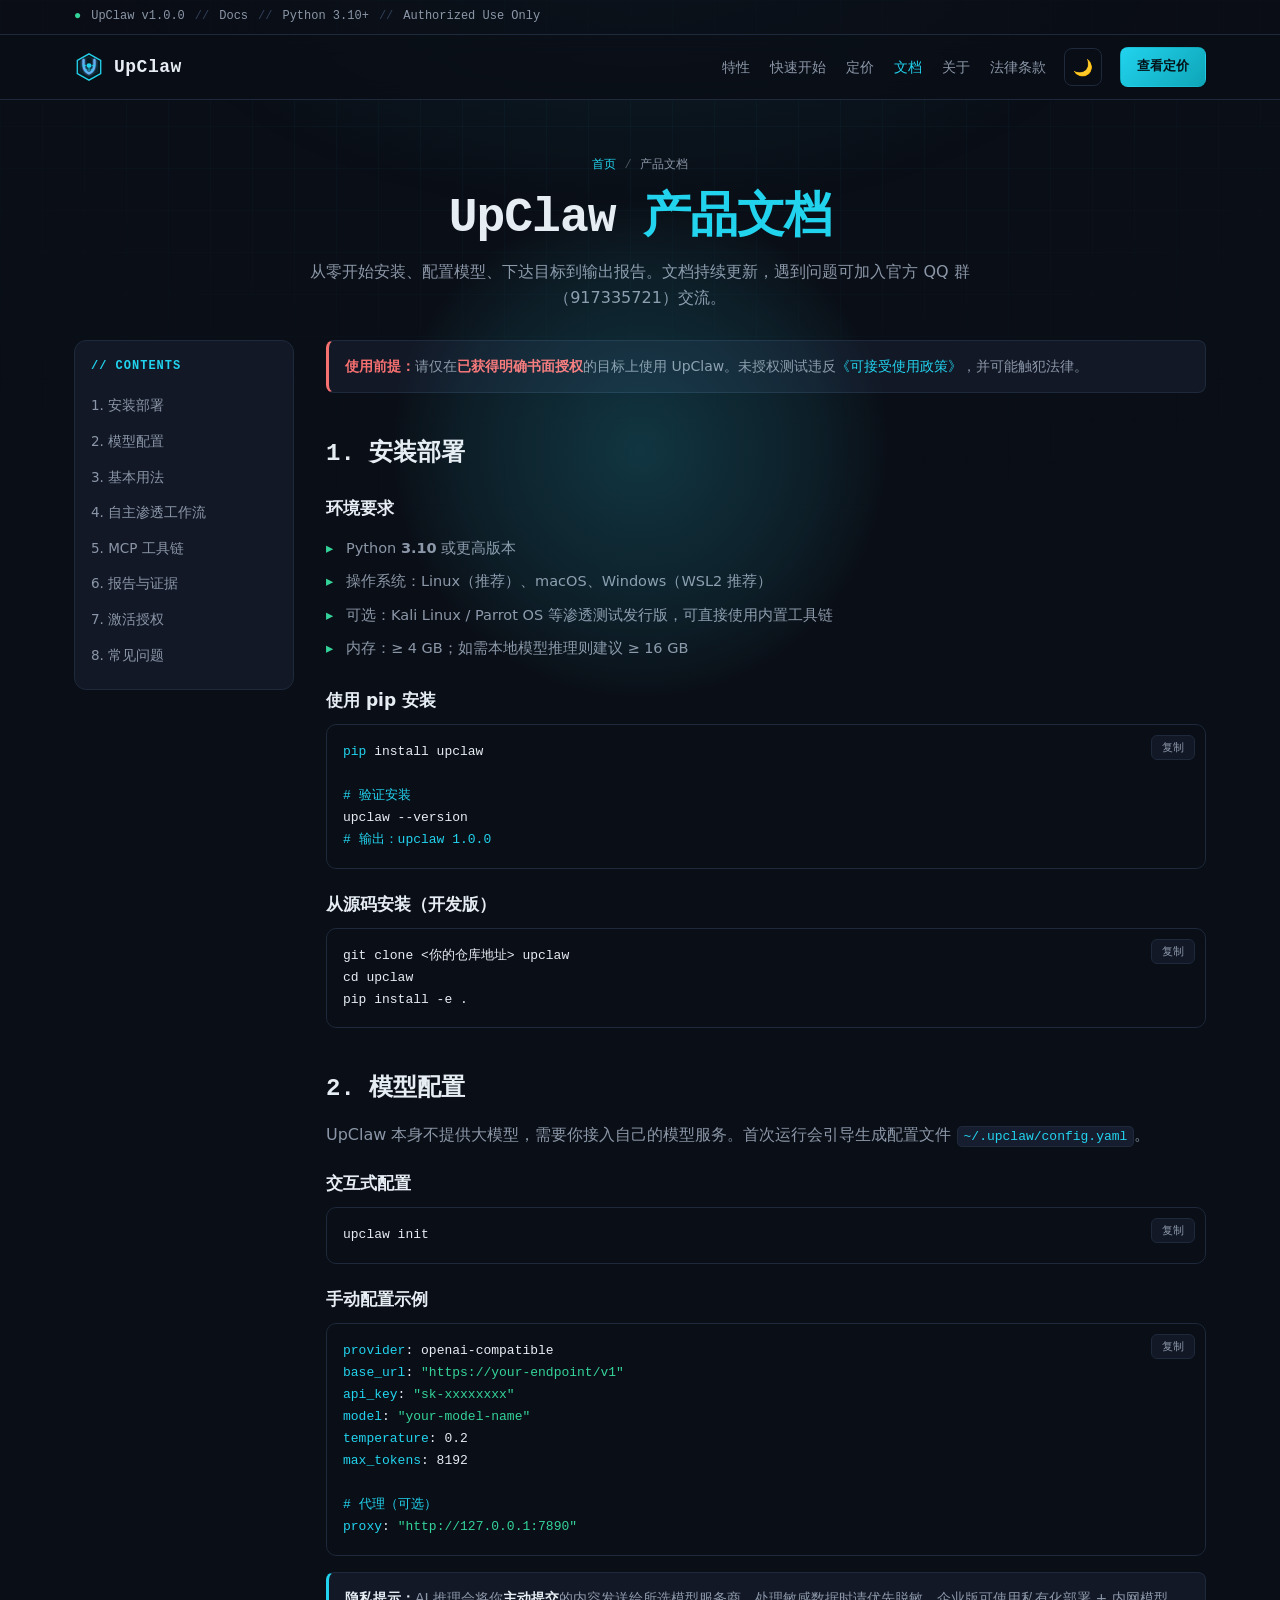
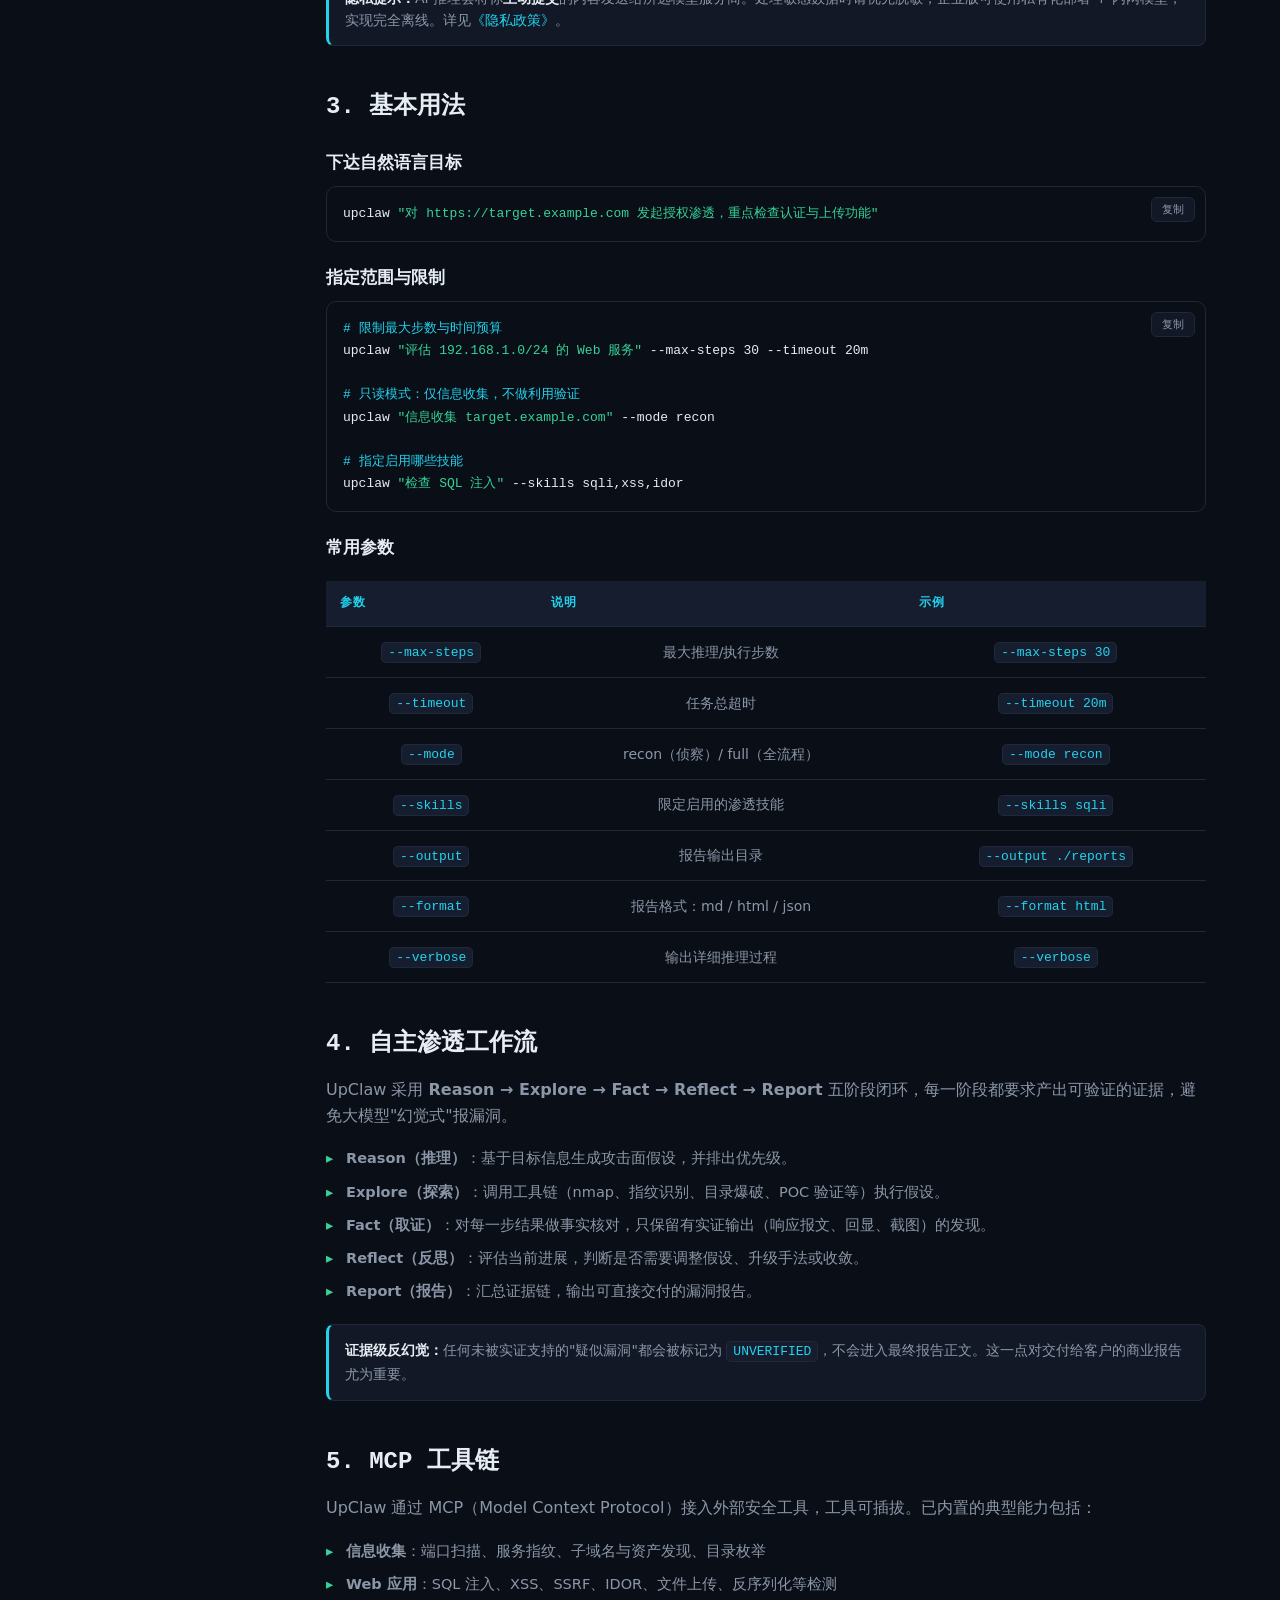
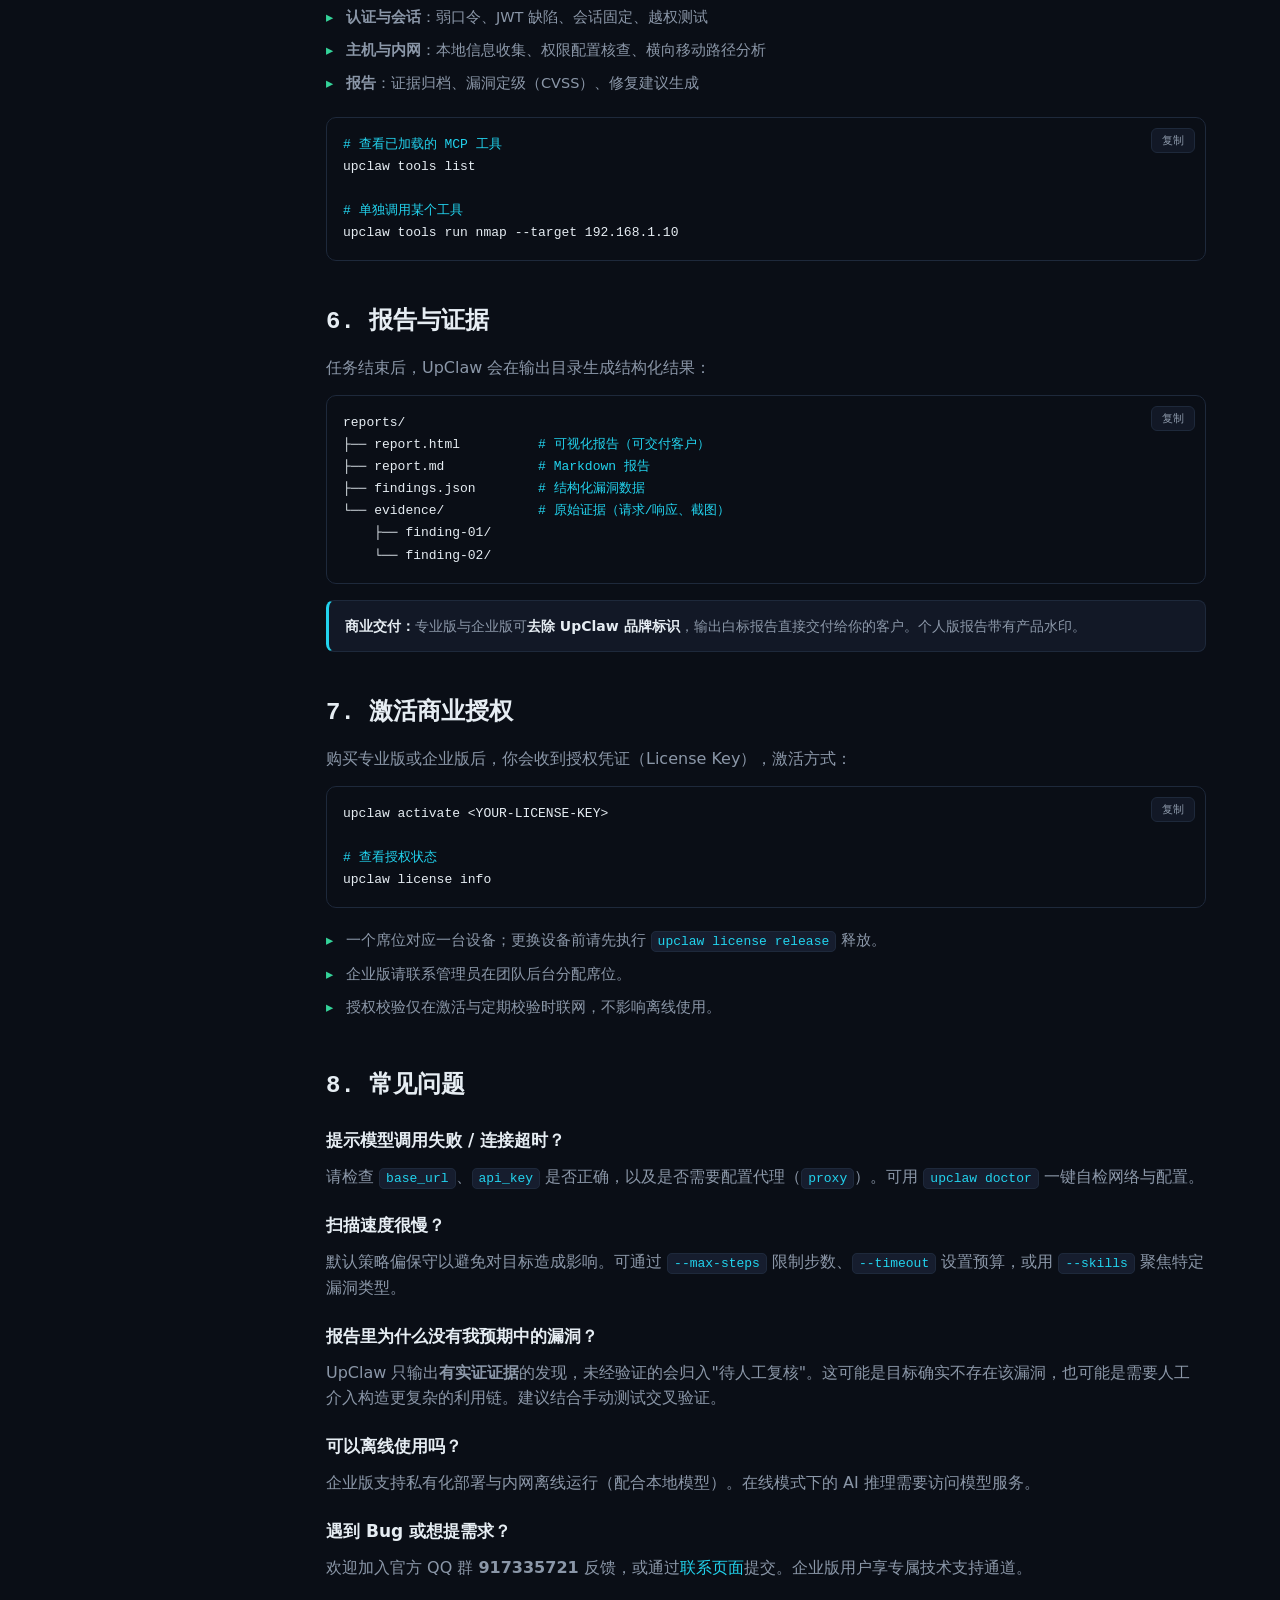
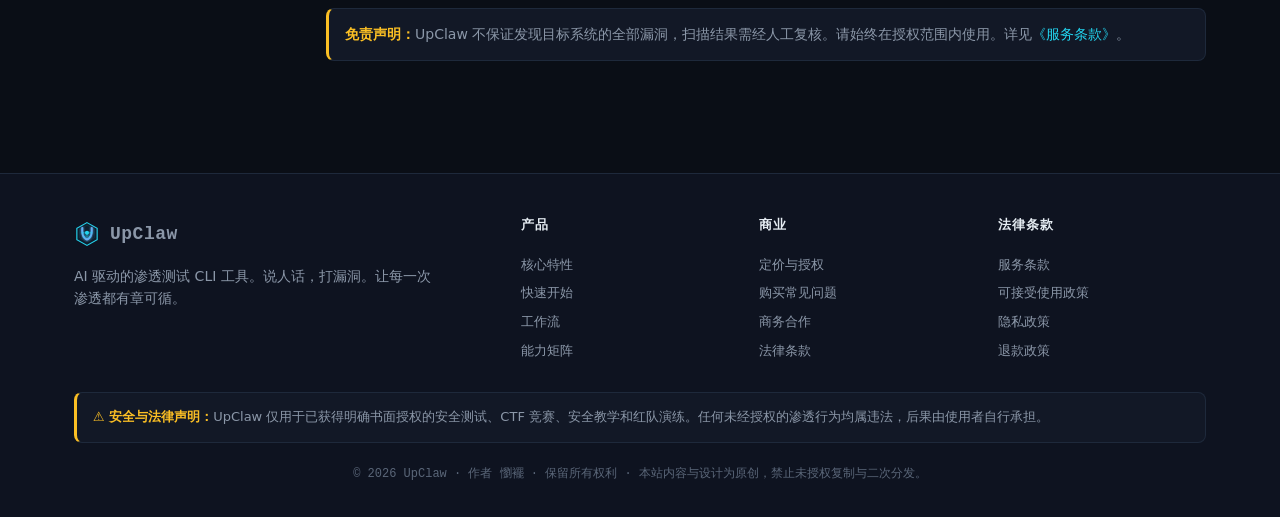
<file: website/docs.html>
<!DOCTYPE html>
<html lang="zh-CN">
<head>
<meta charset="UTF-8" />
<meta name="viewport" content="width=device-width, initial-scale=1.0" />
<title>产品文档 — UpClaw 安装、配置与使用指南</title>
<meta name="description" content="UpClaw 官方文档：安装部署、模型配置、命令用法、自主渗透工作流、MCP 工具链与常见问题排查。仅用于已授权的安全测试。" />
<meta name="robots" content="index,follow" />
<meta name="theme-color" content="#0a0e16" />
<link rel="icon" href="assets/favicon.svg" type="image/svg+xml" />
<link rel="canonical" href="https://upclaw.example.com/docs.html" />
<link rel="stylesheet" href="assets/css/style.css" />
</head>
<body>
  <div id="cursorLight"></div>

<div class="sysbar">
  <div class="wrap">
    <span class="dot">●</span>
    <span>UpClaw v1.0.0</span><span class="sep">//</span>
    <span>Docs</span><span class="sep">//</span>
    <span>Python 3.10+</span><span class="sep">//</span>
    <span>Authorized Use Only</span>
  </div>
</div>

<nav>
  <div class="wrap">
    <a href="index.html" class="logo">
      <img src="assets/logo.svg" alt="UpClaw" />
      UpClaw
    </a>
    <div class="navlinks">
      <a href="index.html#features">特性</a><a href="index.html#quickstart">快速开始</a>
      <a href="pricing.html">定价</a><a href="docs.html">文档</a><a href="about.html">关于</a>
      <a href="legal.html">法律条款</a>
    </div>
    <button class="theme-toggle" id="themeToggle" title="切换明暗主题">🌙</button>
    <a class="btn btn-primary" href="pricing.html">查看定价</a>
  </div>
</nav>

<section class="page-head">
  <div class="wrap">
    <div class="breadcrumb"><a href="index.html">首页</a><span>/</span>产品文档</div>
    <h1>UpClaw <span class="accent">产品文档</span></h1>
    <p>从零开始安装、配置模型、下达目标到输出报告。文档持续更新，遇到问题可加入官方 QQ 群（917335721）交流。</p>
  </div>
</section>

<section style="padding-top:0">
  <div class="wrap">
    <div class="doc-layout">

      <!-- 侧边目录 -->
      <aside class="doc-nav">
        <h5>// CONTENTS</h5>
        <a href="#install">1. 安装部署</a>
        <a href="#config">2. 模型配置</a>
        <a href="#usage">3. 基本用法</a>
        <a href="#workflow">4. 自主渗透工作流</a>
        <a href="#mcp">5. MCP 工具链</a>
        <a href="#output">6. 报告与证据</a>
        <a href="#license-key">7. 激活授权</a>
        <a href="#faq">8. 常见问题</a>
      </aside>

      <!-- 正文 -->
      <div class="doc-body">

        <div class="note danger">
          <b>使用前提：</b>请仅在<b>已获得明确书面授权</b>的目标上使用 UpClaw。未授权测试违反<a href="legal.html#aup" class="accent">《可接受使用政策》</a>，并可能触犯法律。
        </div>

        <h2 id="install">1. 安装部署</h2>
        <h3>环境要求</h3>
        <ul>
          <li>Python <b>3.10</b> 或更高版本</li>
          <li>操作系统：Linux（推荐）、macOS、Windows（WSL2 推荐）</li>
          <li>可选：Kali Linux / Parrot OS 等渗透测试发行版，可直接使用内置工具链</li>
          <li>内存：≥ 4 GB；如需本地模型推理则建议 ≥ 16 GB</li>
        </ul>

        <h3>使用 pip 安装</h3>
        <div class="code-block">
          <button class="copy-btn">复制</button>
<pre><span class="ckey">pip</span> install upclaw

<span class="ckey"># 验证安装</span>
upclaw --version
<span class="ckey"># 输出：upclaw 1.0.0</span></pre>
        </div>

        <h3>从源码安装（开发版）</h3>
        <div class="code-block">
          <button class="copy-btn">复制</button>
<pre>git clone &lt;你的仓库地址&gt; upclaw
cd upclaw
pip install -e .</pre>
        </div>

        <h2 id="config">2. 模型配置</h2>
        <p>UpClaw 本身不提供大模型，需要你接入自己的模型服务。首次运行会引导生成配置文件 <code>~/.upclaw/config.yaml</code>。</p>

        <h3>交互式配置</h3>
        <div class="code-block">
          <button class="copy-btn">复制</button>
<pre>upclaw init</pre>
        </div>

        <h3>手动配置示例</h3>
        <div class="code-block">
          <button class="copy-btn">复制</button>
<pre><span class="ckey">provider</span>: openai-compatible
<span class="ckey">base_url</span>: <span class="cstr">"https://your-endpoint/v1"</span>
<span class="ckey">api_key</span>: <span class="cstr">"sk-xxxxxxxx"</span>
<span class="ckey">model</span>: <span class="cstr">"your-model-name"</span>
<span class="ckey">temperature</span>: 0.2
<span class="ckey">max_tokens</span>: 8192

<span class="ckey"># 代理（可选）</span>
<span class="ckey">proxy</span>: <span class="cstr">"http://127.0.0.1:7890"</span></pre>
        </div>

        <div class="note">
          <b>隐私提示：</b>AI 推理会将你<b>主动提交</b>的内容发送给所选模型服务商。处理敏感数据时请优先脱敏，企业版可使用私有化部署 + 内网模型，实现完全离线。详见<a href="legal.html#privacy" class="accent">《隐私政策》</a>。
        </div>

        <h2 id="usage">3. 基本用法</h2>

        <h3>下达自然语言目标</h3>
        <div class="code-block">
          <button class="copy-btn">复制</button>
<pre>upclaw <span class="cstr">"对 https://target.example.com 发起授权渗透，重点检查认证与上传功能"</span></pre>
        </div>

        <h3>指定范围与限制</h3>
        <div class="code-block">
          <button class="copy-btn">复制</button>
<pre><span class="ckey"># 限制最大步数与时间预算</span>
upclaw <span class="cstr">"评估 192.168.1.0/24 的 Web 服务"</span> --max-steps 30 --timeout 20m

<span class="ckey"># 只读模式：仅信息收集，不做利用验证</span>
upclaw <span class="cstr">"信息收集 target.example.com"</span> --mode recon

<span class="ckey"># 指定启用哪些技能</span>
upclaw <span class="cstr">"检查 SQL 注入"</span> --skills sqli,xss,idor</pre>
        </div>

        <h3>常用参数</h3>
        <div class="compare">
          <table>
            <thead><tr><th>参数</th><th>说明</th><th>示例</th></tr></thead>
            <tbody>
              <tr><td><code>--max-steps</code></td><td>最大推理/执行步数</td><td><code>--max-steps 30</code></td></tr>
              <tr><td><code>--timeout</code></td><td>任务总超时</td><td><code>--timeout 20m</code></td></tr>
              <tr><td><code>--mode</code></td><td>recon（侦察）/ full（全流程）</td><td><code>--mode recon</code></td></tr>
              <tr><td><code>--skills</code></td><td>限定启用的渗透技能</td><td><code>--skills sqli</code></td></tr>
              <tr><td><code>--output</code></td><td>报告输出目录</td><td><code>--output ./reports</code></td></tr>
              <tr><td><code>--format</code></td><td>报告格式：md / html / json</td><td><code>--format html</code></td></tr>
              <tr><td><code>--verbose</code></td><td>输出详细推理过程</td><td><code>--verbose</code></td></tr>
            </tbody>
          </table>
        </div>

        <h2 id="workflow">4. 自主渗透工作流</h2>
        <p>UpClaw 采用 <b>Reason → Explore → Fact → Reflect → Report</b> 五阶段闭环，每一阶段都要求产出可验证的证据，避免大模型"幻觉式"报漏洞。</p>
        <ul>
          <li><b>Reason（推理）</b>：基于目标信息生成攻击面假设，并排出优先级。</li>
          <li><b>Explore（探索）</b>：调用工具链（nmap、指纹识别、目录爆破、POC 验证等）执行假设。</li>
          <li><b>Fact（取证）</b>：对每一步结果做事实核对，只保留有实证输出（响应报文、回显、截图）的发现。</li>
          <li><b>Reflect（反思）</b>：评估当前进展，判断是否需要调整假设、升级手法或收敛。</li>
          <li><b>Report（报告）</b>：汇总证据链，输出可直接交付的漏洞报告。</li>
        </ul>
        <div class="note">
          <b>证据级反幻觉：</b>任何未被实证支持的"疑似漏洞"都会被标记为 <code>UNVERIFIED</code>，不会进入最终报告正文。这一点对交付给客户的商业报告尤为重要。
        </div>

        <h2 id="mcp">5. MCP 工具链</h2>
        <p>UpClaw 通过 MCP（Model Context Protocol）接入外部安全工具，工具可插拔。已内置的典型能力包括：</p>
        <ul>
          <li><b>信息收集</b>：端口扫描、服务指纹、子域名与资产发现、目录枚举</li>
          <li><b>Web 应用</b>：SQL 注入、XSS、SSRF、IDOR、文件上传、反序列化等检测</li>
          <li><b>认证与会话</b>：弱口令、JWT 缺陷、会话固定、越权测试</li>
          <li><b>主机与内网</b>：本地信息收集、权限配置核查、横向移动路径分析</li>
          <li><b>报告</b>：证据归档、漏洞定级（CVSS）、修复建议生成</li>
        </ul>
        <div class="code-block">
          <button class="copy-btn">复制</button>
<pre><span class="ckey"># 查看已加载的 MCP 工具</span>
upclaw tools list

<span class="ckey"># 单独调用某个工具</span>
upclaw tools run nmap --target 192.168.1.10</pre>
        </div>

        <h2 id="output">6. 报告与证据</h2>
        <p>任务结束后，UpClaw 会在输出目录生成结构化结果：</p>
        <div class="code-block">
          <button class="copy-btn">复制</button>
<pre>reports/
├── report.html          <span class="ckey"># 可视化报告（可交付客户）</span>
├── report.md            <span class="ckey"># Markdown 报告</span>
├── findings.json        <span class="ckey"># 结构化漏洞数据</span>
└── evidence/            <span class="ckey"># 原始证据（请求/响应、截图）</span>
    ├── finding-01/
    └── finding-02/</pre>
        </div>
        <div class="note">
          <b>商业交付：</b>专业版与企业版可<b>去除 UpClaw 品牌标识</b>，输出白标报告直接交付给你的客户。个人版报告带有产品水印。
        </div>

        <h2 id="license-key">7. 激活商业授权</h2>
        <p>购买专业版或企业版后，你会收到授权凭证（License Key），激活方式：</p>
        <div class="code-block">
          <button class="copy-btn">复制</button>
<pre>upclaw activate &lt;YOUR-LICENSE-KEY&gt;

<span class="ckey"># 查看授权状态</span>
upclaw license info</pre>
        </div>
        <ul>
          <li>一个席位对应一台设备；更换设备前请先执行 <code>upclaw license release</code> 释放。</li>
          <li>企业版请联系管理员在团队后台分配席位。</li>
          <li>授权校验仅在激活与定期校验时联网，不影响离线使用。</li>
        </ul>

        <h2 id="faq">8. 常见问题</h2>

        <h3>提示模型调用失败 / 连接超时？</h3>
        <p>请检查 <code>base_url</code>、<code>api_key</code> 是否正确，以及是否需要配置代理（<code>proxy</code>）。可用 <code>upclaw doctor</code> 一键自检网络与配置。</p>

        <h3>扫描速度很慢？</h3>
        <p>默认策略偏保守以避免对目标造成影响。可通过 <code>--max-steps</code> 限制步数、<code>--timeout</code> 设置预算，或用 <code>--skills</code> 聚焦特定漏洞类型。</p>

        <h3>报告里为什么没有我预期中的漏洞？</h3>
        <p>UpClaw 只输出<b>有实证证据</b>的发现，未经验证的会归入"待人工复核"。这可能是目标确实不存在该漏洞，也可能是需要人工介入构造更复杂的利用链。建议结合手动测试交叉验证。</p>

        <h3>可以离线使用吗？</h3>
        <p>企业版支持私有化部署与内网离线运行（配合本地模型）。在线模式下的 AI 推理需要访问模型服务。</p>

        <h3>遇到 Bug 或想提需求？</h3>
        <p>欢迎加入官方 QQ 群 <b>917335721</b> 反馈，或通过<a href="about.html#contact" class="accent">联系页面</a>提交。企业版用户享专属技术支持通道。</p>

        <div class="note warn" style="margin-top:28px">
          <b>免责声明：</b>UpClaw 不保证发现目标系统的全部漏洞，扫描结果需经人工复核。请始终在授权范围内使用。详见<a href="legal.html#terms" class="accent">《服务条款》</a>。
        </div>
      </div>
    </div>
  </div>
</section>

<footer>
  <div class="wrap">
    <div class="foot-grid">
      <div>
        <a href="index.html" class="logo" style="margin-bottom:12px">
          <img src="assets/logo.svg" alt="UpClaw" style="width:26px;height:26px" />UpClaw
        </a>
        <p style="color:var(--muted);font-size:14px;max-width:360px">AI 驱动的渗透测试 CLI 工具。说人话，打漏洞。让每一次渗透都有章可循。</p>
      </div>
      <div>
        <h5>产品</h5>
        <a href="index.html#features">核心特性</a><a href="index.html#quickstart">快速开始</a><a href="index.html#flow">工作流</a><a href="index.html#matrix">能力矩阵</a>
      </div>
      <div>
        <h5>商业</h5>
        <a href="pricing.html">定价与授权</a><a href="pricing.html#faq">购买常见问题</a><a href="about.html#contact">商务合作</a><a href="legal.html">法律条款</a>
      </div>
      <div>
        <h5>法律条款</h5>
        <a href="legal.html#terms">服务条款</a><a href="legal.html#aup">可接受使用政策</a><a href="legal.html#privacy">隐私政策</a><a href="legal.html#refund">退款政策</a>
      </div>
    </div>
    <div class="disclaimer">
      <b>⚠️ 安全与法律声明：</b>UpClaw 仅用于已获得明确书面授权的安全测试、CTF 竞赛、安全教学和红队演练。任何未经授权的渗透行为均属违法，后果由使用者自行承担。
    </div>
    <div class="copyright">© 2026 UpClaw · 作者 懰襬 · 保留所有权利 · 本站内容与设计为原创，禁止未授权复制与二次分发。</div>
  </div>
</footer>

<script src="assets/js/main.js" defer></script>
</body>
</html>
</file>
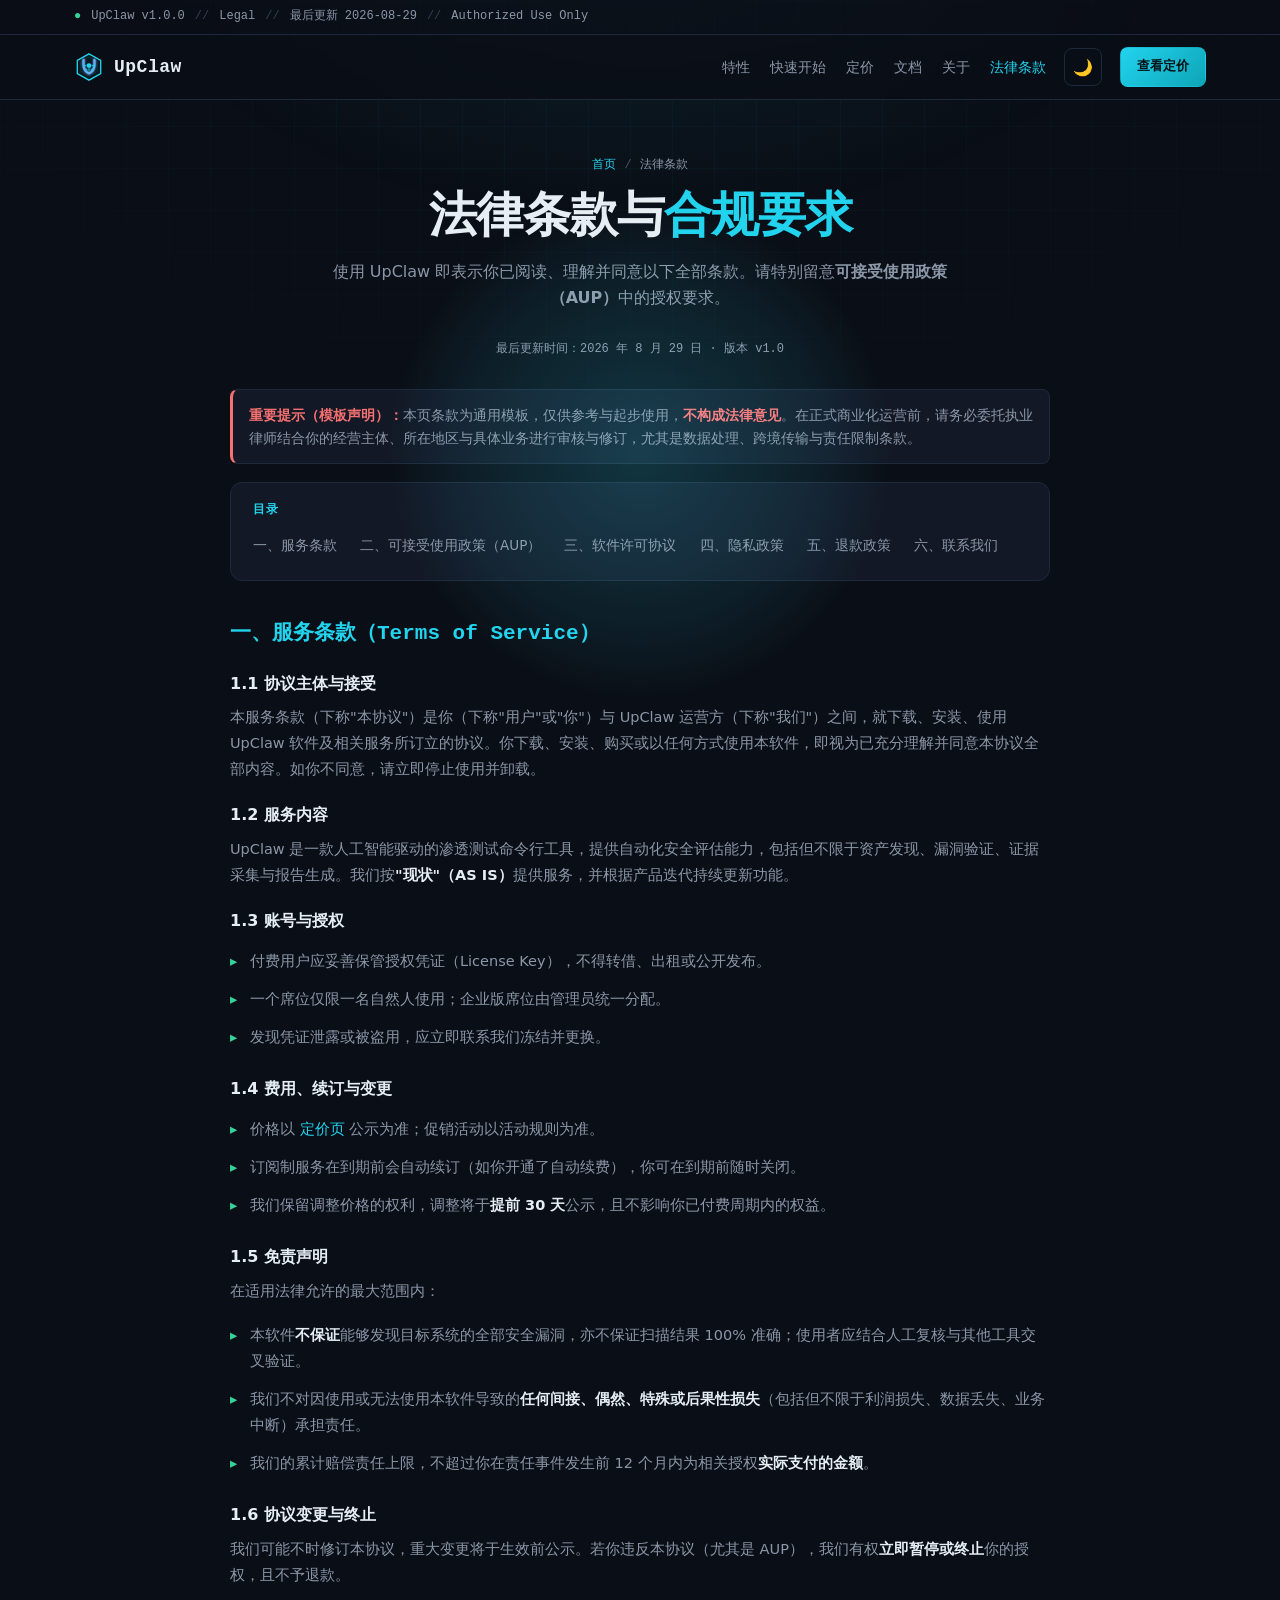
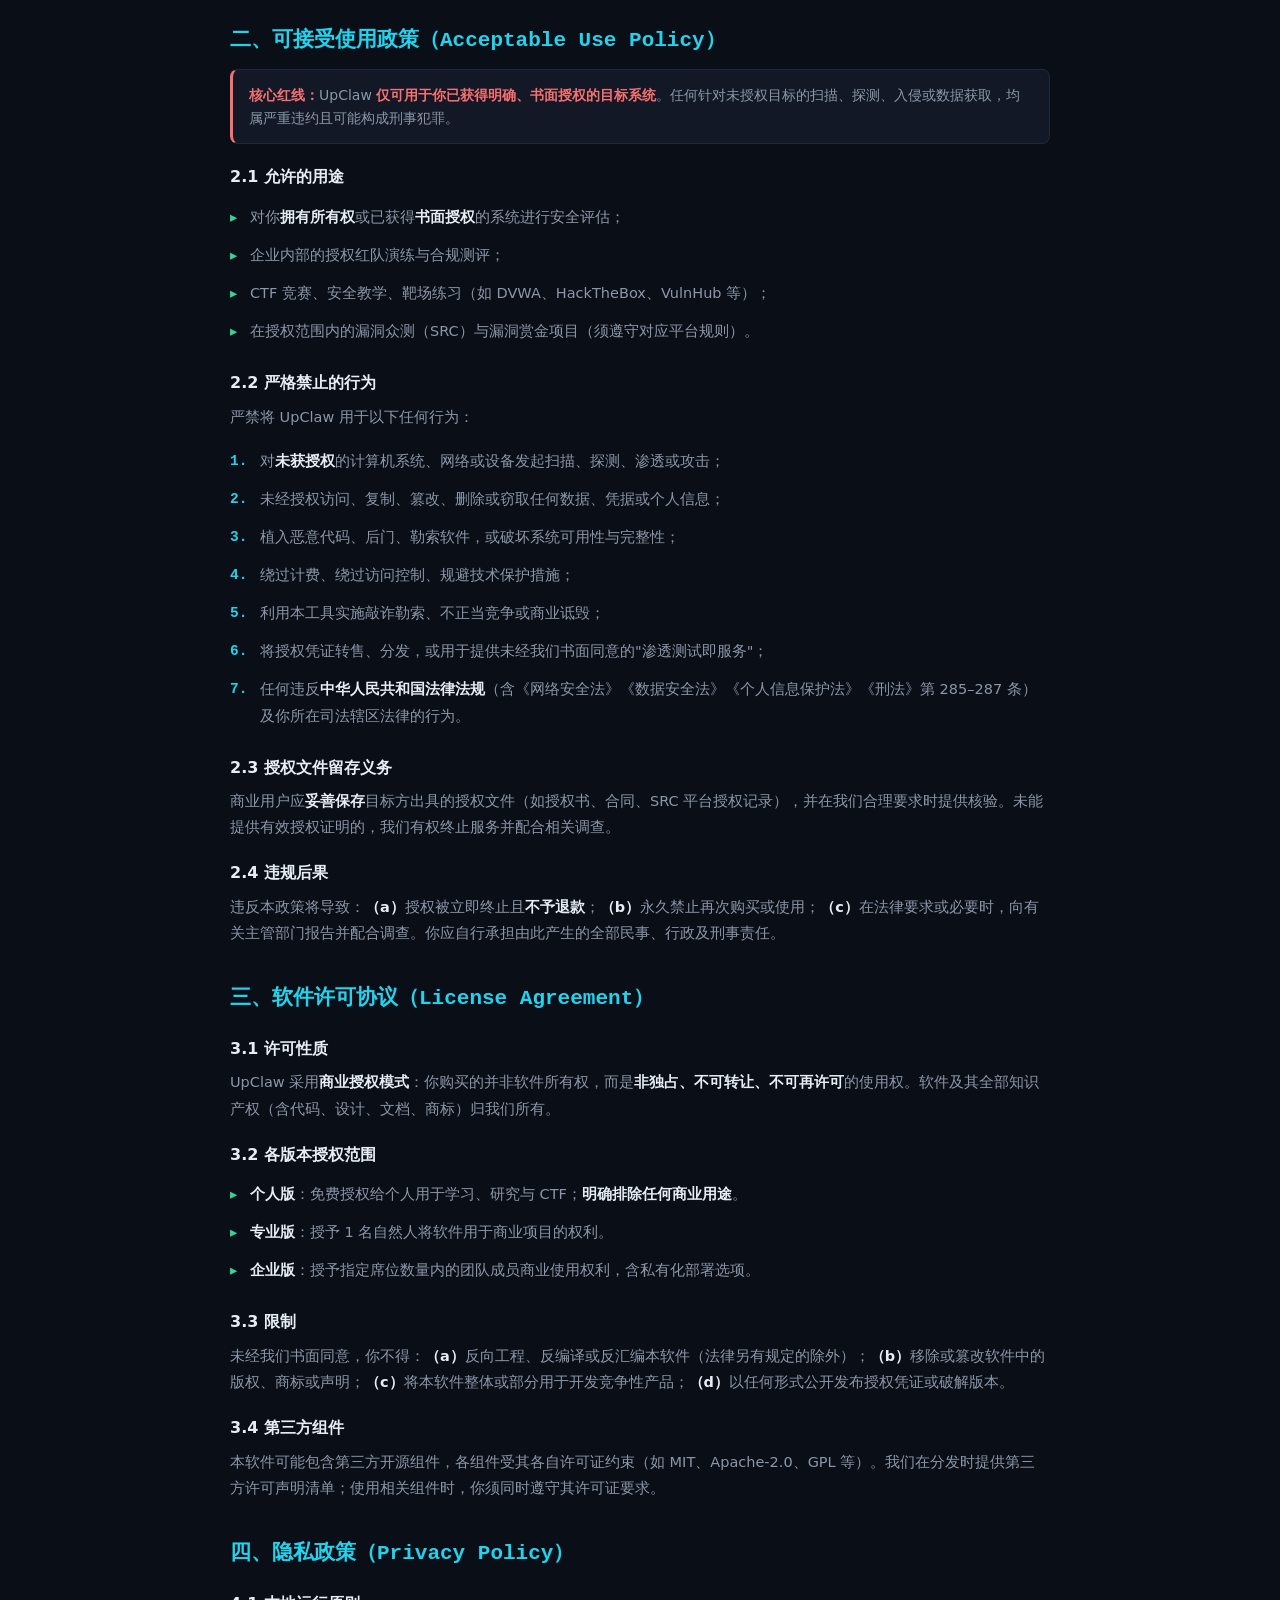
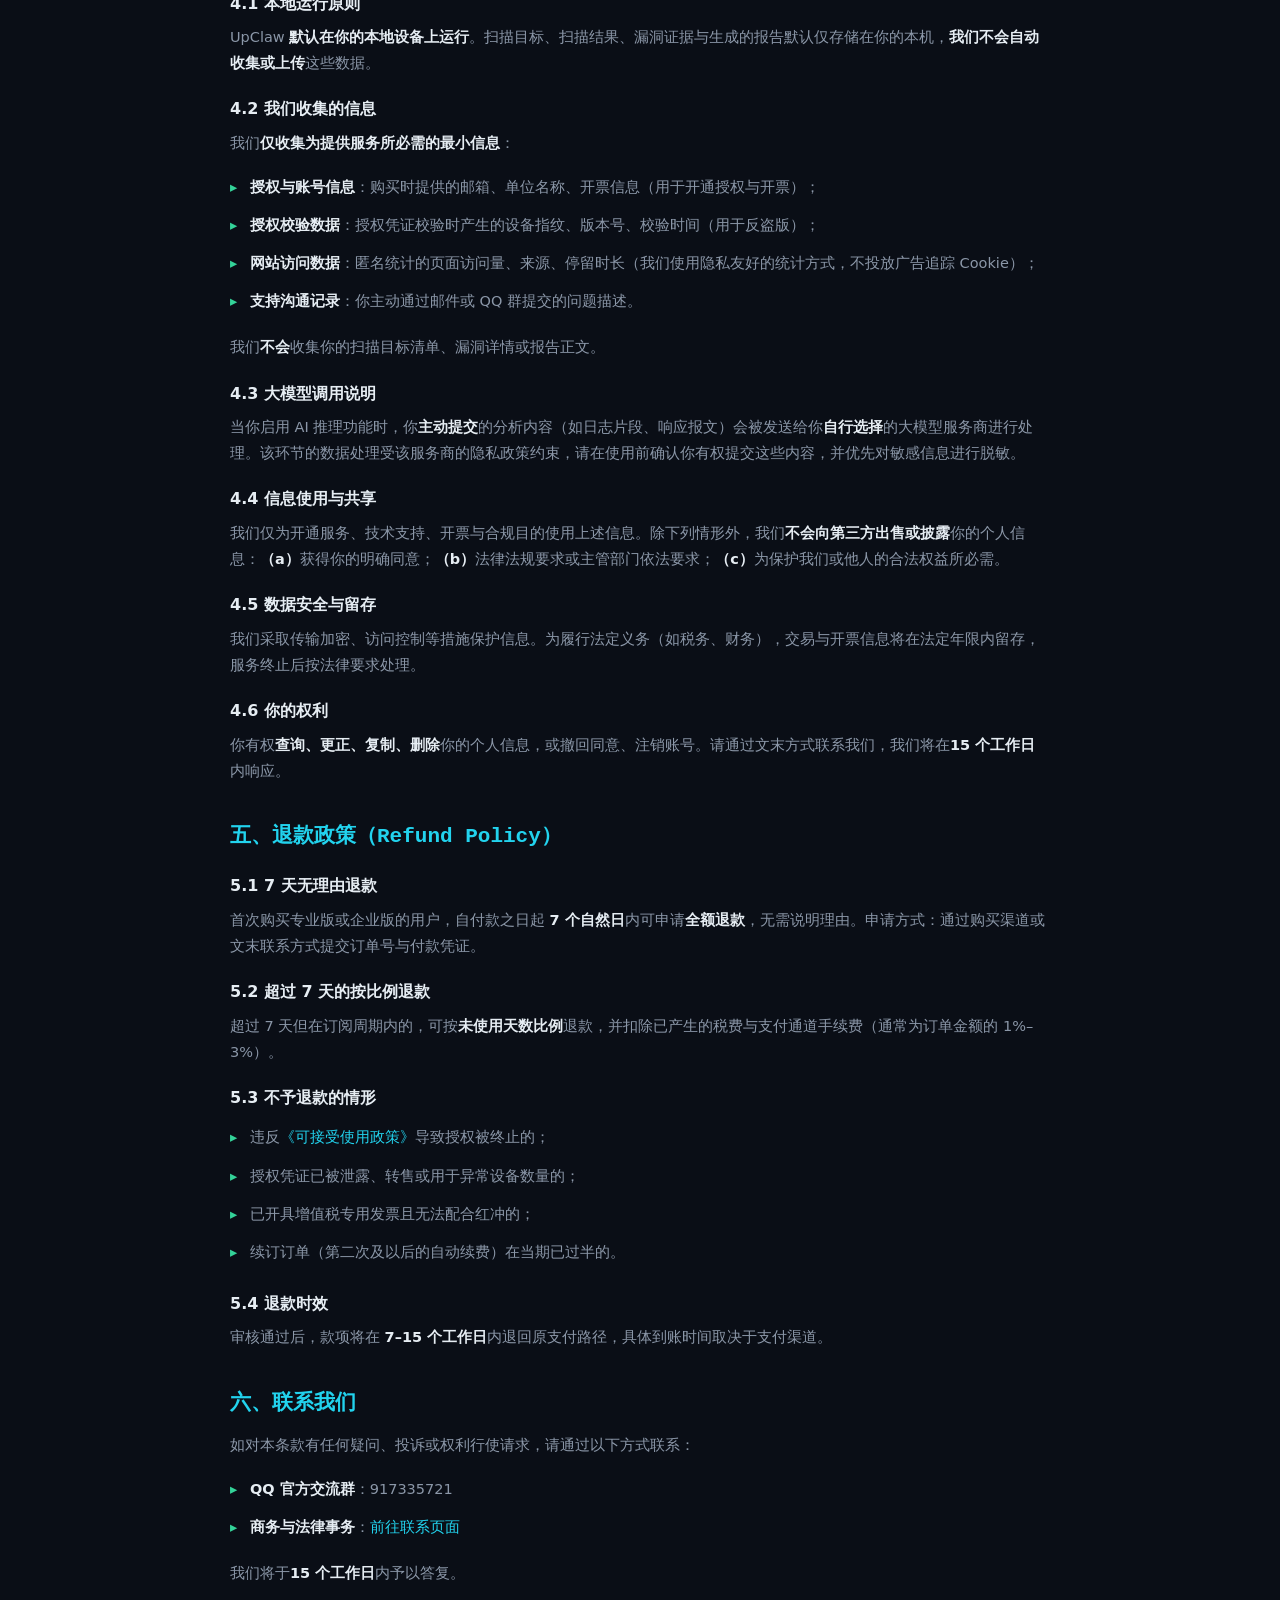
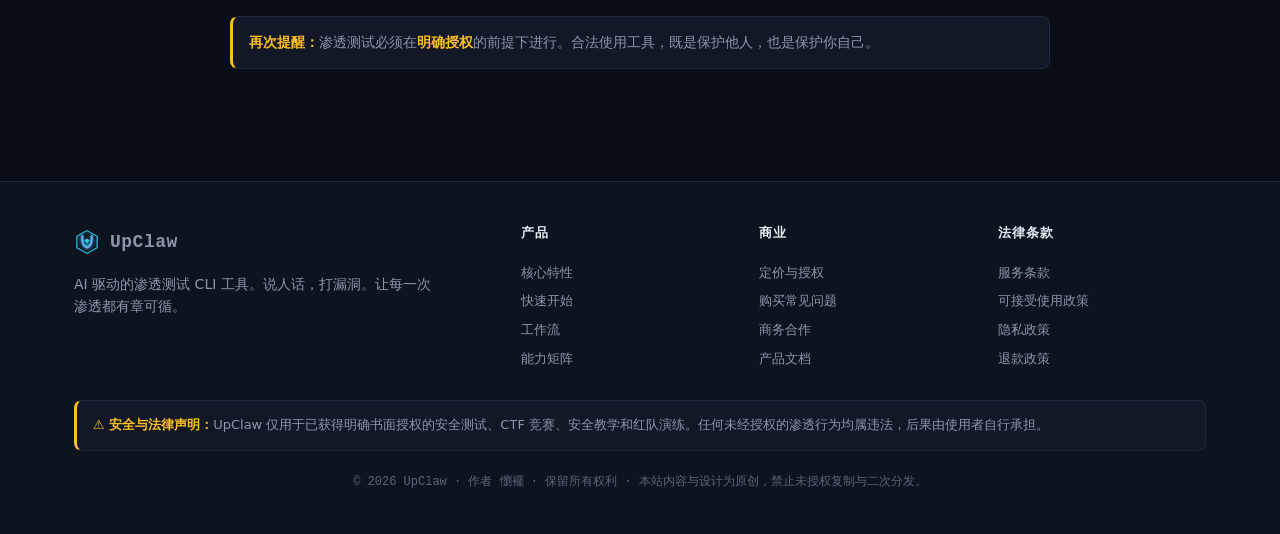
<file: website/legal.html>
<!DOCTYPE html>
<html lang="zh-CN">
<head>
<meta charset="UTF-8" />
<meta name="viewport" content="width=device-width, initial-scale=1.0" />
<title>法律条款 — 服务条款 · 可接受使用政策 · 隐私政策 · 退款政策 | UpClaw</title>
<meta name="description" content="UpClaw 法律条款：服务条款、可接受使用政策（AUP）、隐私政策、退款政策与软件许可协议。明确授权范围与合规要求。" />
<meta name="robots" content="index,follow" />
<meta name="theme-color" content="#0a0e16" />
<link rel="icon" href="assets/favicon.svg" type="image/svg+xml" />
<link rel="canonical" href="https://upclaw.example.com/legal.html" />
<link rel="stylesheet" href="assets/css/style.css" />
</head>
<body>
  <div id="cursorLight"></div>

<div class="sysbar">
  <div class="wrap">
    <span class="dot">●</span>
    <span>UpClaw v1.0.0</span><span class="sep">//</span>
    <span>Legal</span><span class="sep">//</span>
    <span>最后更新 2026-08-29</span><span class="sep">//</span>
    <span>Authorized Use Only</span>
  </div>
</div>

<nav>
  <div class="wrap">
    <a href="index.html" class="logo">
      <img src="assets/logo.svg" alt="UpClaw" />
      UpClaw
    </a>
    <div class="navlinks">
      <a href="index.html#features">特性</a><a href="index.html#quickstart">快速开始</a>
      <a href="pricing.html">定价</a><a href="docs.html">文档</a><a href="about.html">关于</a>
      <a href="legal.html">法律条款</a>
    </div>
    <button class="theme-toggle" id="themeToggle" title="切换明暗主题">🌙</button>
    <a class="btn btn-primary" href="pricing.html">查看定价</a>
  </div>
</nav>

<section class="page-head">
  <div class="wrap">
    <div class="breadcrumb"><a href="index.html">首页</a><span>/</span>法律条款</div>
    <h1>法律条款与<span class="accent">合规要求</span></h1>
    <p>使用 UpClaw 即表示你已阅读、理解并同意以下全部条款。请特别留意<b>可接受使用政策（AUP）</b>中的授权要求。</p>
  </div>
</section>

<section style="padding-top:0">
  <div class="wrap">
    <div class="legal-body">
      <div class="legal-updated">最后更新时间：2026 年 8 月 29 日 · 版本 v1.0</div>

      <div class="note danger">
        <b>重要提示（模板声明）：</b>本页条款为通用模板，仅供参考与起步使用，<b>不构成法律意见</b>。在正式商业化运营前，请务必委托执业律师结合你的经营主体、所在地区与具体业务进行审核与修订，尤其是数据处理、跨境传输与责任限制条款。
      </div>

      <div class="doc-toc">
        <h5>目录</h5>
        <a href="#terms">一、服务条款</a>
        <a href="#aup">二、可接受使用政策（AUP）</a>
        <a href="#license">三、软件许可协议</a>
        <a href="#privacy">四、隐私政策</a>
        <a href="#refund">五、退款政策</a>
        <a href="#contact-legal">六、联系我们</a>
      </div>

      <!-- ============ 服务条款 ============ -->
      <h2 id="terms">一、服务条款（Terms of Service）</h2>

      <h3>1.1 协议主体与接受</h3>
      <p>本服务条款（下称"本协议"）是你（下称"用户"或"你"）与 UpClaw 运营方（下称"我们"）之间，就下载、安装、使用 UpClaw 软件及相关服务所订立的协议。你下载、安装、购买或以任何方式使用本软件，即视为已充分理解并同意本协议全部内容。如你不同意，请立即停止使用并卸载。</p>

      <h3>1.2 服务内容</h3>
      <p>UpClaw 是一款人工智能驱动的渗透测试命令行工具，提供自动化安全评估能力，包括但不限于资产发现、漏洞验证、证据采集与报告生成。我们按<b>"现状"（AS IS）</b>提供服务，并根据产品迭代持续更新功能。</p>

      <h3>1.3 账号与授权</h3>
      <ul>
        <li>付费用户应妥善保管授权凭证（License Key），不得转借、出租或公开发布。</li>
        <li>一个席位仅限一名自然人使用；企业版席位由管理员统一分配。</li>
        <li>发现凭证泄露或被盗用，应立即联系我们冻结并更换。</li>
      </ul>

      <h3>1.4 费用、续订与变更</h3>
      <ul>
        <li>价格以 <a href="pricing.html" class="accent">定价页</a> 公示为准；促销活动以活动规则为准。</li>
        <li>订阅制服务在到期前会自动续订（如你开通了自动续费），你可在到期前随时关闭。</li>
        <li>我们保留调整价格的权利，调整将于<b>提前 30 天</b>公示，且不影响你已付费周期内的权益。</li>
      </ul>

      <h3>1.5 免责声明</h3>
      <p>在适用法律允许的最大范围内：</p>
      <ul>
        <li>本软件<b>不保证</b>能够发现目标系统的全部安全漏洞，亦不保证扫描结果 100% 准确；使用者应结合人工复核与其他工具交叉验证。</li>
        <li>我们不对因使用或无法使用本软件导致的<b>任何间接、偶然、特殊或后果性损失</b>（包括但不限于利润损失、数据丢失、业务中断）承担责任。</li>
        <li>我们的累计赔偿责任上限，不超过你在责任事件发生前 12 个月内为相关授权<b>实际支付的金额</b>。</li>
      </ul>

      <h3>1.6 协议变更与终止</h3>
      <p>我们可能不时修订本协议，重大变更将于生效前公示。若你违反本协议（尤其是 AUP），我们有权<b>立即暂停或终止</b>你的授权，且不予退款。</p>

      <!-- ============ AUP ============ -->
      <h2 id="aup">二、可接受使用政策（Acceptable Use Policy）</h2>

      <div class="note danger">
        <b>核心红线：</b>UpClaw <b>仅可用于你已获得明确、书面授权的目标系统</b>。任何针对未授权目标的扫描、探测、入侵或数据获取，均属严重违约且可能构成刑事犯罪。
      </div>

      <h3>2.1 允许的用途</h3>
      <ul>
        <li>对你<b>拥有所有权</b>或已获得<b>书面授权</b>的系统进行安全评估；</li>
        <li>企业内部的授权红队演练与合规测评；</li>
        <li>CTF 竞赛、安全教学、靶场练习（如 DVWA、HackTheBox、VulnHub 等）；</li>
        <li>在授权范围内的漏洞众测（SRC）与漏洞赏金项目（须遵守对应平台规则）。</li>
      </ul>

      <h3>2.2 严格禁止的行为</h3>
      <p>严禁将 UpClaw 用于以下任何行为：</p>
      <ol>
        <li>对<b>未获授权</b>的计算机系统、网络或设备发起扫描、探测、渗透或攻击；</li>
        <li>未经授权访问、复制、篡改、删除或窃取任何数据、凭据或个人信息；</li>
        <li>植入恶意代码、后门、勒索软件，或破坏系统可用性与完整性；</li>
        <li>绕过计费、绕过访问控制、规避技术保护措施；</li>
        <li>利用本工具实施敲诈勒索、不正当竞争或商业诋毁；</li>
        <li>将授权凭证转售、分发，或用于提供未经我们书面同意的"渗透测试即服务"；</li>
        <li>任何违反<b>中华人民共和国法律法规</b>（含《网络安全法》《数据安全法》《个人信息保护法》《刑法》第 285–287 条）及你所在司法辖区法律的行为。</li>
      </ol>

      <h3>2.3 授权文件留存义务</h3>
      <p>商业用户应<b>妥善保存</b>目标方出具的授权文件（如授权书、合同、SRC 平台授权记录），并在我们合理要求时提供核验。未能提供有效授权证明的，我们有权终止服务并配合相关调查。</p>

      <h3>2.4 违规后果</h3>
      <p>违反本政策将导致：<b>（a）</b>授权被立即终止且<b>不予退款</b>；<b>（b）</b>永久禁止再次购买或使用；<b>（c）</b>在法律要求或必要时，向有关主管部门报告并配合调查。你应自行承担由此产生的全部民事、行政及刑事责任。</p>

      <!-- ============ 许可协议 ============ -->
      <h2 id="license">三、软件许可协议（License Agreement）</h2>

      <h3>3.1 许可性质</h3>
      <p>UpClaw 采用<b>商业授权模式</b>：你购买的并非软件所有权，而是<b>非独占、不可转让、不可再许可</b>的使用权。软件及其全部知识产权（含代码、设计、文档、商标）归我们所有。</p>

      <h3>3.2 各版本授权范围</h3>
      <ul>
        <li><b>个人版</b>：免费授权给个人用于学习、研究与 CTF；<b>明确排除任何商业用途</b>。</li>
        <li><b>专业版</b>：授予 1 名自然人将软件用于商业项目的权利。</li>
        <li><b>企业版</b>：授予指定席位数量内的团队成员商业使用权利，含私有化部署选项。</li>
      </ul>

      <h3>3.3 限制</h3>
      <p>未经我们书面同意，你不得：<b>（a）</b>反向工程、反编译或反汇编本软件（法律另有规定的除外）；<b>（b）</b>移除或篡改软件中的版权、商标或声明；<b>（c）</b>将本软件整体或部分用于开发竞争性产品；<b>（d）</b>以任何形式公开发布授权凭证或破解版本。</p>

      <h3>3.4 第三方组件</h3>
      <p>本软件可能包含第三方开源组件，各组件受其各自许可证约束（如 MIT、Apache-2.0、GPL 等）。我们在分发时提供第三方许可声明清单；使用相关组件时，你须同时遵守其许可证要求。</p>

      <!-- ============ 隐私政策 ============ -->
      <h2 id="privacy">四、隐私政策（Privacy Policy）</h2>

      <h3>4.1 本地运行原则</h3>
      <p>UpClaw <b>默认在你的本地设备上运行</b>。扫描目标、扫描结果、漏洞证据与生成的报告默认仅存储在你的本机，<b>我们不会自动收集或上传</b>这些数据。</p>

      <h3>4.2 我们收集的信息</h3>
      <p>我们<b>仅收集为提供服务所必需的最小信息</b>：</p>
      <ul>
        <li><b>授权与账号信息</b>：购买时提供的邮箱、单位名称、开票信息（用于开通授权与开票）；</li>
        <li><b>授权校验数据</b>：授权凭证校验时产生的设备指纹、版本号、校验时间（用于反盗版）；</li>
        <li><b>网站访问数据</b>：匿名统计的页面访问量、来源、停留时长（我们使用隐私友好的统计方式，不投放广告追踪 Cookie）；</li>
        <li><b>支持沟通记录</b>：你主动通过邮件或 QQ 群提交的问题描述。</li>
      </ul>
      <p>我们<b>不会</b>收集你的扫描目标清单、漏洞详情或报告正文。</p>

      <h3>4.3 大模型调用说明</h3>
      <p>当你启用 AI 推理功能时，你<b>主动提交</b>的分析内容（如日志片段、响应报文）会被发送给你<b>自行选择</b>的大模型服务商进行处理。该环节的数据处理受该服务商的隐私政策约束，请在使用前确认你有权提交这些内容，并优先对敏感信息进行脱敏。</p>

      <h3>4.4 信息使用与共享</h3>
      <p>我们仅为开通服务、技术支持、开票与合规目的使用上述信息。除下列情形外，我们<b>不会向第三方出售或披露</b>你的个人信息：<b>（a）</b>获得你的明确同意；<b>（b）</b>法律法规要求或主管部门依法要求；<b>（c）</b>为保护我们或他人的合法权益所必需。</p>

      <h3>4.5 数据安全与留存</h3>
      <p>我们采取传输加密、访问控制等措施保护信息。为履行法定义务（如税务、财务），交易与开票信息将在法定年限内留存，服务终止后按法律要求处理。</p>

      <h3>4.6 你的权利</h3>
      <p>你有权<b>查询、更正、复制、删除</b>你的个人信息，或撤回同意、注销账号。请通过文末方式联系我们，我们将在<b>15 个工作日</b>内响应。</p>

      <!-- ============ 退款政策 ============ -->
      <h2 id="refund">五、退款政策（Refund Policy）</h2>

      <h3>5.1 7 天无理由退款</h3>
      <p>首次购买专业版或企业版的用户，自付款之日起 <b>7 个自然日</b>内可申请<b>全额退款</b>，无需说明理由。申请方式：通过购买渠道或文末联系方式提交订单号与付款凭证。</p>

      <h3>5.2 超过 7 天的按比例退款</h3>
      <p>超过 7 天但在订阅周期内的，可按<b>未使用天数比例</b>退款，并扣除已产生的税费与支付通道手续费（通常为订单金额的 1%–3%）。</p>

      <h3>5.3 不予退款的情形</h3>
      <ul>
        <li>违反<a href="#aup" class="accent">《可接受使用政策》</a>导致授权被终止的；</li>
        <li>授权凭证已被泄露、转售或用于异常设备数量的；</li>
        <li>已开具增值税专用发票且无法配合红冲的；</li>
        <li>续订订单（第二次及以后的自动续费）在当期已过半的。</li>
      </ul>

      <h3>5.4 退款时效</h3>
      <p>审核通过后，款项将在 <b>7–15 个工作日</b>内退回原支付路径，具体到账时间取决于支付渠道。</p>

      <!-- ============ 联系我们 ============ -->
      <h2 id="contact-legal">六、联系我们</h2>
      <p>如对本条款有任何疑问、投诉或权利行使请求，请通过以下方式联系：</p>
      <ul>
        <li><b>QQ 官方交流群</b>：917335721</li>
        <li><b>商务与法律事务</b>：<a href="about.html#contact" class="accent">前往联系页面</a></li>
      </ul>
      <p>我们将于<b>15 个工作日</b>内予以答复。</p>

      <div class="note warn" style="margin-top:30px">
        <b>再次提醒：</b>渗透测试必须在<b>明确授权</b>的前提下进行。合法使用工具，既是保护他人，也是保护你自己。
      </div>
    </div>
  </div>
</section>

<footer>
  <div class="wrap">
    <div class="foot-grid">
      <div>
        <a href="index.html" class="logo" style="margin-bottom:12px">
          <img src="assets/logo.svg" alt="UpClaw" style="width:26px;height:26px" />UpClaw
        </a>
        <p style="color:var(--muted);font-size:14px;max-width:360px">AI 驱动的渗透测试 CLI 工具。说人话，打漏洞。让每一次渗透都有章可循。</p>
      </div>
      <div>
        <h5>产品</h5>
        <a href="index.html#features">核心特性</a><a href="index.html#quickstart">快速开始</a><a href="index.html#flow">工作流</a><a href="index.html#matrix">能力矩阵</a>
      </div>
      <div>
        <h5>商业</h5>
        <a href="pricing.html">定价与授权</a><a href="pricing.html#faq">购买常见问题</a><a href="about.html#contact">商务合作</a><a href="docs.html">产品文档</a>
      </div>
      <div>
        <h5>法律条款</h5>
        <a href="#terms">服务条款</a><a href="#aup">可接受使用政策</a><a href="#privacy">隐私政策</a><a href="#refund">退款政策</a>
      </div>
    </div>
    <div class="disclaimer">
      <b>⚠️ 安全与法律声明：</b>UpClaw 仅用于已获得明确书面授权的安全测试、CTF 竞赛、安全教学和红队演练。任何未经授权的渗透行为均属违法，后果由使用者自行承担。
    </div>
    <div class="copyright">© 2026 UpClaw · 作者 懰襬 · 保留所有权利 · 本站内容与设计为原创，禁止未授权复制与二次分发。</div>
  </div>
</footer>

<script src="assets/js/main.js" defer></script>
</body>
</html>
</file>
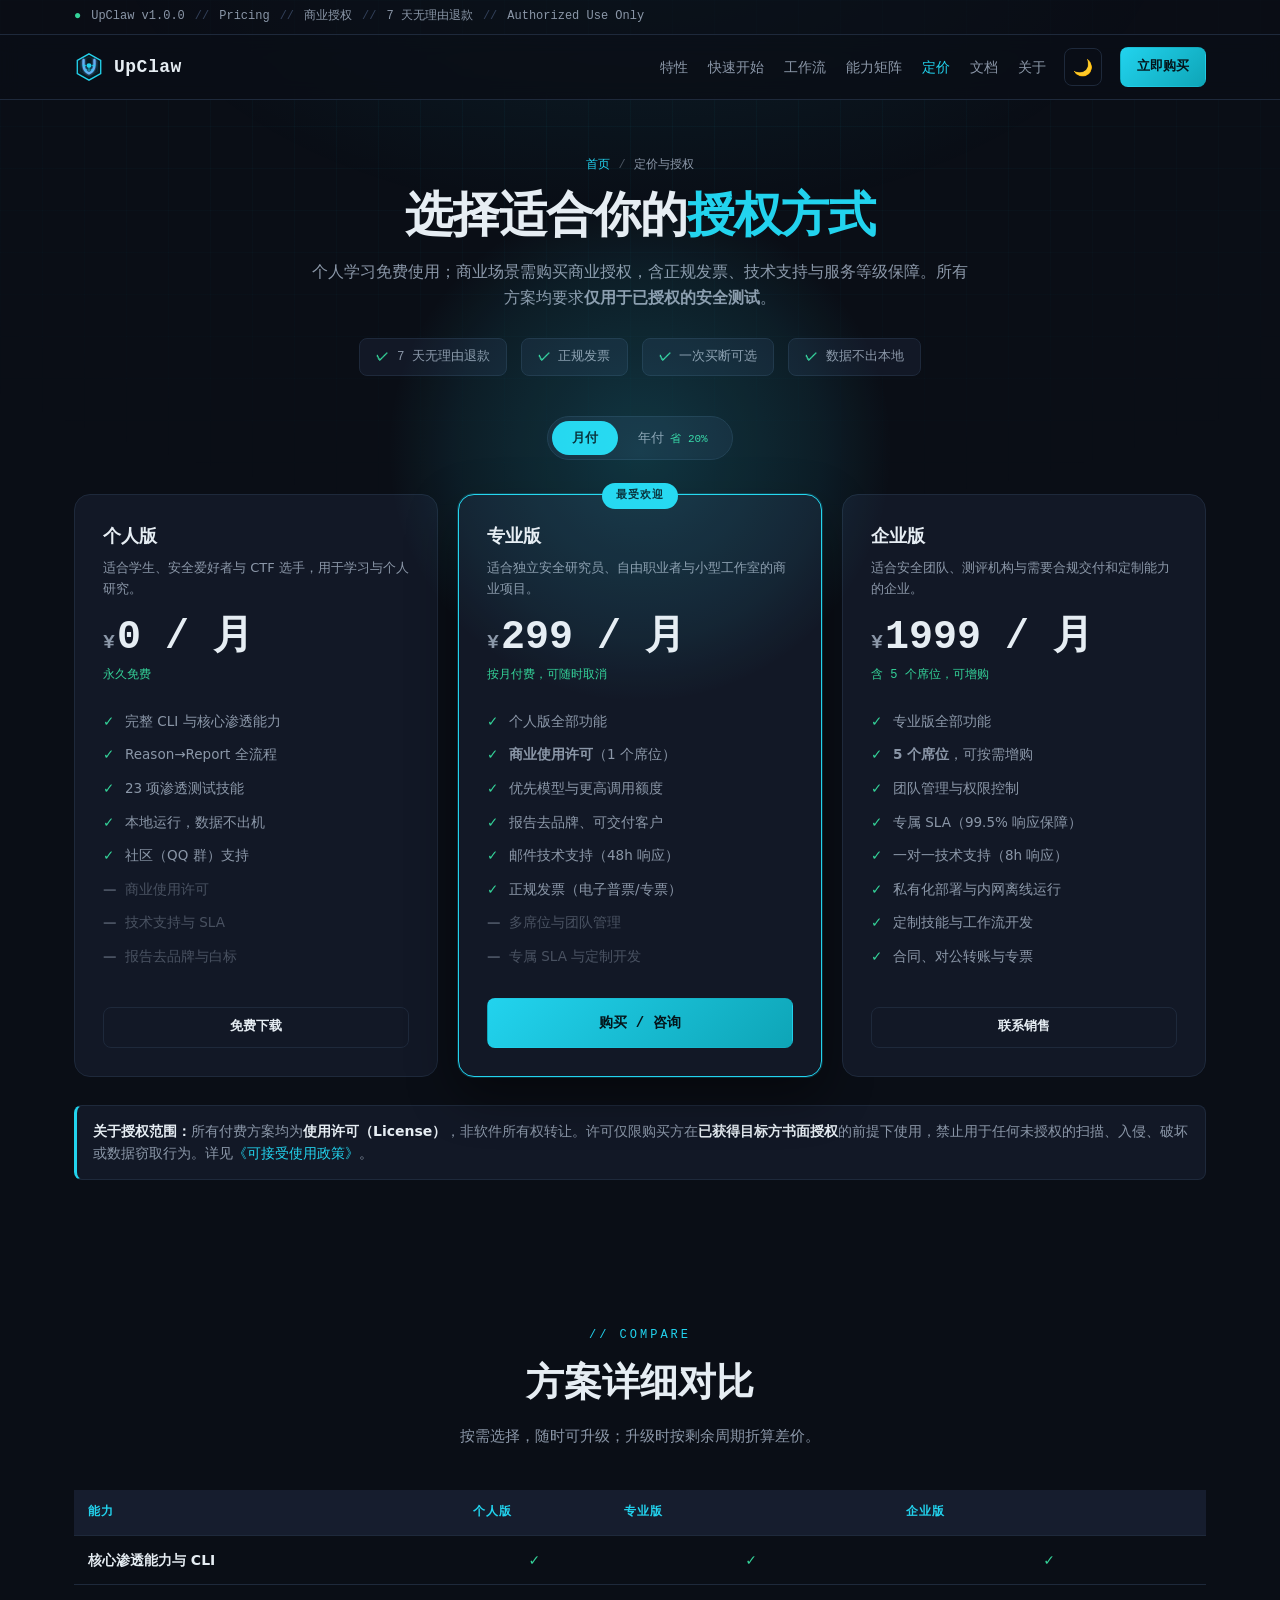
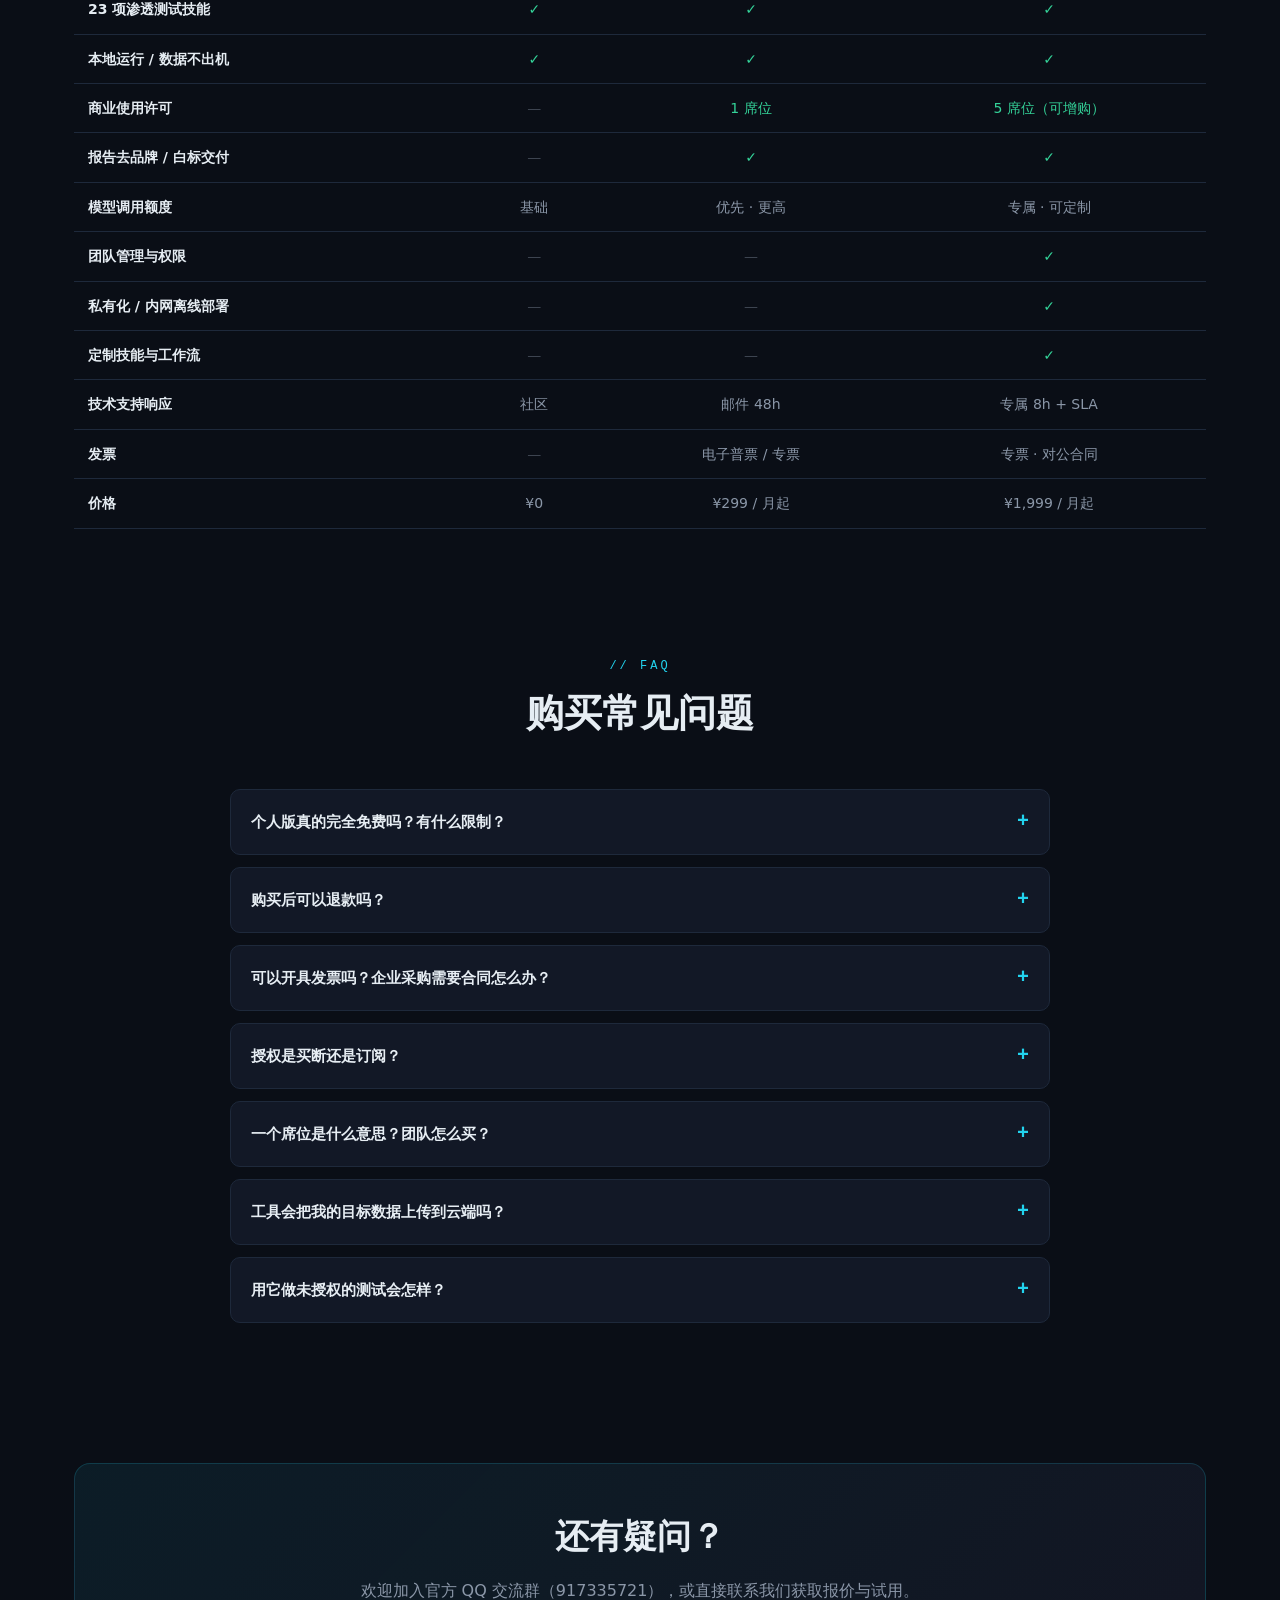
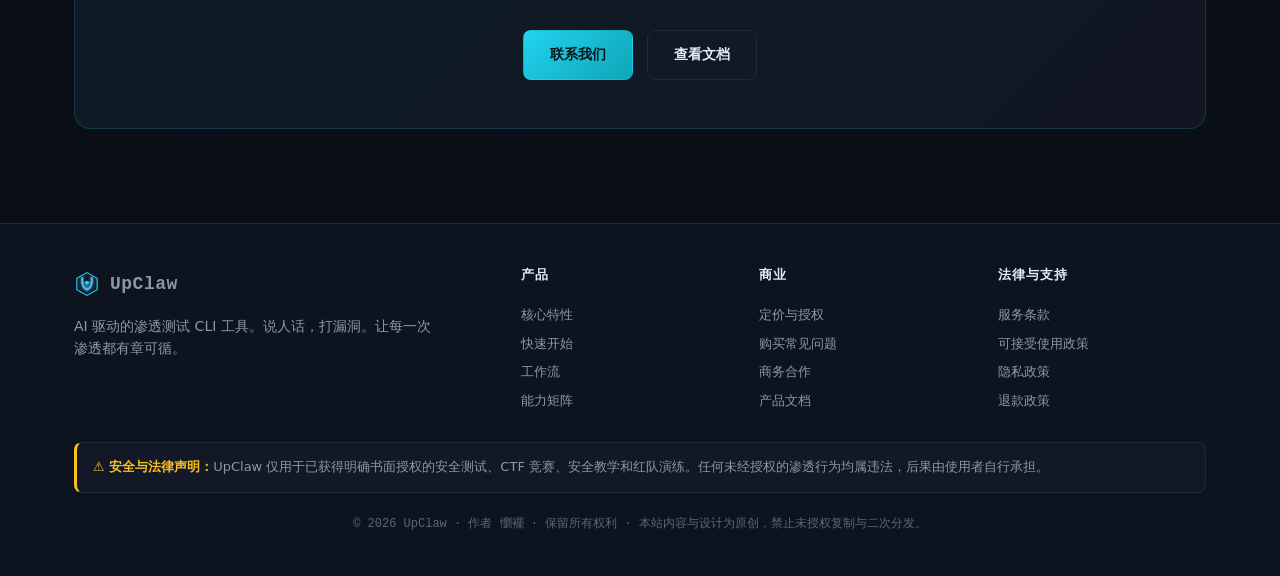
<file: website/pricing.html>
<!DOCTYPE html>
<html lang="zh-CN">
<head>
<meta charset="UTF-8" />
<meta name="viewport" content="width=device-width, initial-scale=1.0" />
<title>定价与商业授权 — UpClaw</title>
<meta name="description" content="UpClaw 定价方案：个人版免费，专业版 ¥299/月起，企业版 ¥1999/月起。含商业使用许可、技术支持、SLA 与正规发票。仅用于已授权的安全测试。" />
<meta name="robots" content="index,follow" />
<meta name="theme-color" content="#0a0e16" />
<link rel="icon" href="assets/favicon.svg" type="image/svg+xml" />
<link rel="canonical" href="https://upclaw.example.com/pricing.html" />
<meta property="og:type" content="website" />
<meta property="og:title" content="定价与商业授权 — UpClaw" />
<meta property="og:description" content="个人版免费，专业版 ¥299/月起，企业版 ¥1999/月起。授权合规，支持开票。" />
<link rel="stylesheet" href="assets/css/style.css" />
</head>
<body>
  <div id="cursorLight"></div>

<div class="sysbar">
  <div class="wrap">
    <span class="dot">●</span>
    <span>UpClaw v1.0.0</span><span class="sep">//</span>
    <span>Pricing</span><span class="sep">//</span>
    <span>商业授权</span><span class="sep">//</span>
    <span>7 天无理由退款</span><span class="sep">//</span>
    <span>Authorized Use Only</span>
  </div>
</div>

<nav>
  <div class="wrap">
    <a href="index.html" class="logo">
      <img src="assets/logo.svg" alt="UpClaw" />
      UpClaw
    </a>
    <div class="navlinks">
      <a href="index.html#features">特性</a><a href="index.html#quickstart">快速开始</a>
      <a href="index.html#flow">工作流</a><a href="index.html#matrix">能力矩阵</a>
      <a href="pricing.html">定价</a><a href="docs.html">文档</a><a href="about.html">关于</a>
    </div>
    <button class="theme-toggle" id="themeToggle" title="切换明暗主题">🌙</button>
    <a class="btn btn-primary" href="#buy">立即购买</a>
  </div>
</nav>

<section class="page-head">
  <div class="wrap">
    <div class="breadcrumb"><a href="index.html">首页</a><span>/</span>定价与授权</div>
    <h1>选择适合你的<span class="accent">授权方式</span></h1>
    <p>个人学习免费使用；商业场景需购买商业授权，含正规发票、技术支持与服务等级保障。所有方案均要求<b>仅用于已授权的安全测试</b>。</p>
    <div class="trust-badges">
      <span><b>✓</b> 7 天无理由退款</span><span><b>✓</b> 正规发票</span><span><b>✓</b> 一次买断可选</span><span><b>✓</b> 数据不出本地</span>
    </div>
  </div>
</section>

<section id="buy" style="padding-top:10px">
  <div class="wrap">
    <div style="text-align:center">
      <div class="billing-switch" id="billingSwitch">
        <button data-mode="monthly" class="on">月付</button>
        <button data-mode="yearly">年付<span class="save-tag">省 20%</span></button>
      </div>
    </div>

    <div class="price-grid">
      <!-- 个人版 -->
      <div class="plan reveal">
        <h3>个人版</h3>
        <p class="desc">适合学生、安全爱好者与 CTF 选手，用于学习与个人研究。</p>
        <div class="price"><span class="cur">¥</span><span data-monthly="0" data-yearly="0">0</span><span class="per-unit"> / 月</span></div>
        <div class="price-note" data-note-monthly="永久免费" data-note-yearly="永久免费">永久免费</div>
        <ul class="feats">
          <li>完整 CLI 与核心渗透能力</li>
          <li>Reason→Report 全流程</li>
          <li>23 项渗透测试技能</li>
          <li>本地运行，数据不出机</li>
          <li>社区（QQ 群）支持</li>
          <li class="off">商业使用许可</li>
          <li class="off">技术支持与 SLA</li>
          <li class="off">报告去品牌与白标</li>
        </ul>
        <a class="btn btn-block" href="index.html#quickstart">免费下载</a>
      </div>

      <!-- 专业版 -->
      <div class="plan featured reveal">
        <span class="ribbon">最受欢迎</span>
        <h3>专业版</h3>
        <p class="desc">适合独立安全研究员、自由职业者与小型工作室的商业项目。</p>
        <div class="price"><span class="cur">¥</span><span data-monthly="299" data-yearly="239">299</span><span class="per-unit"> / 月</span></div>
        <div class="price-note" data-note-monthly="按月付费，可随时取消" data-note-yearly="年付 ¥2,868/年，省 ¥720">按月付费，可随时取消</div>
        <ul class="feats">
          <li>个人版全部功能</li>
          <li><b>商业使用许可</b>（1 个席位）</li>
          <li>优先模型与更高调用额度</li>
          <li>报告去品牌、可交付客户</li>
          <li>邮件技术支持（48h 响应）</li>
          <li>正规发票（电子普票/专票）</li>
          <li class="off">多席位与团队管理</li>
          <li class="off">专属 SLA 与定制开发</li>
        </ul>
        <a class="btn btn-primary btn-block btn-lg" href="about.html#contact">购买 / 咨询</a>
      </div>

      <!-- 企业版 -->
      <div class="plan reveal">
        <h3>企业版</h3>
        <p class="desc">适合安全团队、测评机构与需要合规交付和定制能力的企业。</p>
        <div class="price"><span class="cur">¥</span><span data-monthly="1999" data-yearly="1599">1999</span><span class="per-unit"> / 月</span></div>
        <div class="price-note" data-note-monthly="含 5 个席位，可增购" data-note-yearly="年付 ¥19,188/年，省 ¥4,800">含 5 个席位，可增购</div>
        <ul class="feats">
          <li>专业版全部功能</li>
          <li><b>5 个席位</b>，可按需增购</li>
          <li>团队管理与权限控制</li>
          <li>专属 SLA（99.5% 响应保障）</li>
          <li>一对一技术支持（8h 响应）</li>
          <li>私有化部署与内网离线运行</li>
          <li>定制技能与工作流开发</li>
          <li>合同、对公转账与专票</li>
        </ul>
        <a class="btn btn-block" href="about.html#contact">联系销售</a>
      </div>
    </div>

    <div class="note" style="margin-top:28px">
      <b>关于授权范围：</b>所有付费方案均为<b>使用许可（License）</b>，非软件所有权转让。许可仅限购买方在<b>已获得目标方书面授权</b>的前提下使用，禁止用于任何未授权的扫描、入侵、破坏或数据窃取行为。详见<a href="legal.html#aup" class="accent">《可接受使用政策》</a>。
    </div>
  </div>
</section>

<section id="compare">
  <div class="wrap">
    <div class="sec-head reveal">
      <div class="sec-num">// COMPARE</div><h2>方案详细对比</h2>
      <p>按需选择，随时可升级；升级时按剩余周期折算差价。</p>
    </div>
    <div class="compare reveal">
      <table>
        <thead>
          <tr><th>能力</th><th>个人版</th><th>专业版</th><th>企业版</th></tr>
        </thead>
        <tbody>
          <tr><th>核心渗透能力与 CLI</th><td class="yes">✓</td><td class="yes">✓</td><td class="yes">✓</td></tr>
          <tr><th>23 项渗透测试技能</th><td class="yes">✓</td><td class="yes">✓</td><td class="yes">✓</td></tr>
          <tr><th>本地运行 / 数据不出机</th><td class="yes">✓</td><td class="yes">✓</td><td class="yes">✓</td></tr>
          <tr><th>商业使用许可</th><td class="no">—</td><td class="yes">1 席位</td><td class="yes">5 席位（可增购）</td></tr>
          <tr><th>报告去品牌 / 白标交付</th><td class="no">—</td><td class="yes">✓</td><td class="yes">✓</td></tr>
          <tr><th>模型调用额度</th><td>基础</td><td>优先 · 更高</td><td>专属 · 可定制</td></tr>
          <tr><th>团队管理与权限</th><td class="no">—</td><td class="no">—</td><td class="yes">✓</td></tr>
          <tr><th>私有化 / 内网离线部署</th><td class="no">—</td><td class="no">—</td><td class="yes">✓</td></tr>
          <tr><th>定制技能与工作流</th><td class="no">—</td><td class="no">—</td><td class="yes">✓</td></tr>
          <tr><th>技术支持响应</th><td>社区</td><td>邮件 48h</td><td>专属 8h + SLA</td></tr>
          <tr><th>发票</th><td class="no">—</td><td>电子普票 / 专票</td><td>专票 · 对公合同</td></tr>
          <tr><th>价格</th><td>¥0</td><td>¥299 / 月起</td><td>¥1,999 / 月起</td></tr>
        </tbody>
      </table>
    </div>
  </div>
</section>

<section id="faq">
  <div class="wrap">
    <div class="sec-head reveal">
      <div class="sec-num">// FAQ</div><h2>购买常见问题</h2>
    </div>
    <div class="faq">
      <details class="faq-item reveal">
        <summary class="faq-q">个人版真的完全免费吗？有什么限制？</summary>
        <div class="faq-a">是的，个人版永久免费，包含完整 CLI 与全部 23 项渗透能力，可用于学习、CTF 和个人研究。<b>唯一的限制是不得用于商业用途</b>——即不能用于向客户收费的项目、企业内部生产环境评估或任何产生商业收益的场景。如需商用，请升级到专业版或企业版。</div>
      </details>
      <details class="faq-item reveal">
        <summary class="faq-q">购买后可以退款吗？</summary>
        <div class="faq-a">可以。首次购买专业版或企业版享有<b>7 天无理由退款</b>保障。自付款之日起 7 天内，如未实际大量使用或未产生交付成果，可申请全额退款，无需说明理由。超过 7 天按剩余周期折算。详见<a href="legal.html#refund" class="accent">《退款政策》</a>。</div>
      </details>
      <details class="faq-item reveal">
        <summary class="faq-q">可以开具发票吗？企业采购需要合同怎么办？</summary>
        <div class="faq-a">专业版可开具电子普通发票或增值税专用发票；企业版支持<b>对公转账、正式合同与专票</b>。购买后请联系我们提供开票信息（单位名称、税号、开票项目、邮箱），我们通常在 3 个工作日内开出。</div>
      </details>
      <details class="faq-item reveal">
        <summary class="faq-q">授权是买断还是订阅？</summary>
        <div class="faq-a">默认为<b>订阅制</b>（月付或年付），订阅期内含持续更新与技术支持。如需<b>永久买断授权</b>（一次性付费，永久使用当前大版本），请联系商务单独报价。年付相比月付立省 20%。</div>
      </details>
      <details class="faq-item reveal">
        <summary class="faq-q">一个席位是什么意思？团队怎么买？</summary>
        <div class="faq-a">一个席位对应一名授权使用者，绑定其个人设备。团队场景请选择<b>企业版</b>（含 5 个席位），超出部分可按席位增购。企业版提供团队管理后台，可统一分配、回收席位并查看使用审计。</div>
      </details>
      <details class="faq-item reveal">
        <summary class="faq-q">工具会把我的目标数据上传到云端吗？</summary>
        <div class="faq-a">不会。UpClaw <b>在本地运行</b>，扫描数据、漏洞证据与报告默认只保存在你的机器上。仅在调用大模型推理时，会将你<b>主动提交</b>的分析内容发送给所选模型服务商；企业版支持<b>私有化部署 + 内网离线运行</b>，可完全断网使用。详见<a href="legal.html#privacy" class="accent">《隐私政策》</a>。</div>
      </details>
      <details class="faq-item reveal">
        <summary class="faq-q">用它做未授权的测试会怎样？</summary>
        <div class="faq-a">这是被严格禁止的。UpClaw <b>仅可用于已获得明确书面授权的目标</b>。任何未经授权的扫描、入侵、数据窃取或破坏行为均违反《网络安全法》《数据安全法》《刑法》相关规定，<b>后果完全由使用者自行承担</b>，且会导致授权被立即终止且不退款。详见<a href="legal.html#aup" class="accent">《可接受使用政策》</a>。</div>
      </details>
    </div>
  </div>
</section>

<section>
  <div class="wrap">
    <div class="cta reveal">
      <h2>还有疑问？</h2>
      <p>欢迎加入官方 QQ 交流群（917335721），或直接联系我们获取报价与试用。</p>
      <div class="btns">
        <a class="btn btn-primary btn-lg" href="about.html#contact">联系我们</a>
        <a class="btn btn-lg" href="docs.html">查看文档</a>
      </div>
    </div>
  </div>
</section>

<footer>
  <div class="wrap">
    <div class="foot-grid">
      <div>
        <a href="index.html" class="logo" style="margin-bottom:12px">
          <img src="assets/logo.svg" alt="UpClaw" style="width:26px;height:26px" />UpClaw
        </a>
        <p style="color:var(--muted);font-size:14px;max-width:360px">AI 驱动的渗透测试 CLI 工具。说人话，打漏洞。让每一次渗透都有章可循。</p>
      </div>
      <div>
        <h5>产品</h5>
        <a href="index.html#features">核心特性</a><a href="index.html#quickstart">快速开始</a><a href="index.html#flow">工作流</a><a href="index.html#matrix">能力矩阵</a>
      </div>
      <div>
        <h5>商业</h5>
        <a href="pricing.html">定价与授权</a><a href="#faq">购买常见问题</a><a href="about.html#contact">商务合作</a><a href="docs.html">产品文档</a>
      </div>
      <div>
        <h5>法律与支持</h5>
        <a href="legal.html">服务条款</a><a href="legal.html#aup">可接受使用政策</a><a href="legal.html#privacy">隐私政策</a><a href="legal.html#refund">退款政策</a>
      </div>
    </div>
    <div class="disclaimer">
      <b>⚠️ 安全与法律声明：</b>UpClaw 仅用于已获得明确书面授权的安全测试、CTF 竞赛、安全教学和红队演练。任何未经授权的渗透行为均属违法，后果由使用者自行承担。
    </div>
    <div class="copyright">© 2026 UpClaw · 作者 懰襬 · 保留所有权利 · 本站内容与设计为原创，禁止未授权复制与二次分发。</div>
  </div>
</footer>

<script src="assets/js/main.js" defer></script>
</body>
</html>
</file>
<file: website/assets/css/style.css>
@charset "UTF-8";
/* ============================================================
   UpClaw — 共用样式表
   设计系统：暗色赛博/终端风，支持明暗双主题
   ============================================================ */

:root{
  --bg:#0a0e16; --bg2:#0e1320; --panel:#121826; --panel2:#161d2e;
  --border:#1e293b; --border-glow:rgba(34,211,238,.18);
  --text:#e6edf3; --muted:#8b97a8;
  --accent:#22d3ee; --accent2:#34d399; --accent3:#a78bfa;
  --danger:#f87171; --warn:#fbbf24;
  --mono:ui-monospace,'JetBrains Mono','Fira Code','SFMono-Regular',Menlo,Consolas,monospace;
  --sans:system-ui,-apple-system,'Segoe UI','PingFang SC','Microsoft YaHei',sans-serif;
  --radius:12px;
}
body[data-theme="light"]{
  --bg:#eef2f7; --bg2:#e4eaf2; --panel:#ffffff; --panel2:#f2f6fb;
  --border:#d3dce8; --border-glow:rgba(8,145,178,.22);
  --text:#0d1420; --muted:#56627a;
  --accent:#0891b2; --accent2:#059669; --accent3:#7c3aed;
  --warn:#b45309;
}

*{box-sizing:border-box;margin:0;padding:0}
html{scroll-behavior:smooth}
body{background:var(--bg);color:var(--text);font-family:var(--sans);line-height:1.6;-webkit-font-smoothing:antialiased;overflow-x:hidden;transition:background .3s,color .3s}
body::before{content:"";position:fixed;inset:0;z-index:-2;
  background:linear-gradient(rgba(34,211,238,.035) 1px,transparent 1px),linear-gradient(90deg,rgba(34,211,238,.035) 1px,transparent 1px);
  background-size:42px 42px;mask-image:radial-gradient(ellipse 80% 60% at 50% 0%,#000 30%,transparent 100%)}
body[data-theme="light"]::before{background:linear-gradient(rgba(8,145,178,.08) 1px,transparent 1px),linear-gradient(90deg,rgba(8,145,178,.08) 1px,transparent 1px)}
body::after{content:"";position:fixed;inset:0;z-index:-1;pointer-events:none;background:radial-gradient(ellipse 60% 50% at 50% -10%,rgba(34,211,238,.10),transparent 70%)}
body[data-theme="light"]::after{background:radial-gradient(ellipse 60% 50% at 50% -10%,rgba(8,145,178,.10),transparent 70%)}
a{color:inherit;text-decoration:none}
img{max-width:100%}
.wrap{max-width:1180px;margin:0 auto;padding:0 24px}
.mono{font-family:var(--mono)}
.accent{color:var(--accent)} .accent2{color:var(--accent2)}

/* ---------- 全局光标跟随光源 ---------- */
#cursorLight{position:fixed;top:0;left:0;width:100vw;height:100vh;pointer-events:none;z-index:1;mix-blend-mode:screen;background:radial-gradient(circle 360px at var(--mx,50%) var(--my,50%),rgba(34,211,238,.20),rgba(34,211,238,.08) 180px,transparent 70%);transition:background .06s linear}
body[data-theme='light'] #cursorLight{background:radial-gradient(circle 360px at var(--mx,50%) var(--my,50%),rgba(14,165,233,.13),rgba(14,165,233,.05) 180px,transparent 70%);mix-blend-mode:normal}
@media (pointer:coarse){ #cursorLight{display:none} }

/* ---------- 顶部系统条 ---------- */
.sysbar{border-bottom:1px solid var(--border);background:rgba(10,14,22,.7);font-family:var(--mono);font-size:12px;color:var(--muted);overflow:hidden;white-space:nowrap}
body[data-theme="light"] .sysbar{background:rgba(238,242,247,.8)}
.sysbar .wrap{display:flex;gap:10px;align-items:center;height:34px}
.sysbar .dot{color:var(--accent2)} .sysbar span.sep{color:#33405a}

/* ---------- 导航 ---------- */
nav{position:sticky;top:0;z-index:50;background:rgba(10,14,22,.82);backdrop-filter:blur(10px);border-bottom:1px solid var(--border)}
body[data-theme="light"] nav{background:rgba(238,242,247,.85)}
nav .wrap{display:flex;align-items:center;gap:18px;height:64px}
.logo{display:flex;align-items:center;gap:10px;font-family:var(--mono);font-weight:700;font-size:18px;letter-spacing:.5px}
.logo img,.logo svg{width:30px;height:30px;display:block}
.navlinks{display:flex;gap:20px;margin-left:auto;font-size:14px;color:var(--muted)}
.navlinks a{transition:color .15s} .navlinks a:hover{color:var(--accent)}
.navlinks a.active{color:var(--accent)}
.btn{display:inline-flex;align-items:center;gap:8px;font-family:var(--mono);font-size:13px;font-weight:600;padding:9px 16px;border-radius:8px;cursor:pointer;border:1px solid var(--border);background:var(--panel);color:var(--text);transition:.15s}
.btn:hover{border-color:var(--accent);box-shadow:0 0 0 1px var(--border-glow)}
.btn-primary{background:linear-gradient(135deg,var(--accent),#0ea5b7);color:#04141a;border-color:transparent}
.btn-primary:hover{box-shadow:0 0 22px rgba(34,211,238,.4)}
.btn-lg{padding:13px 26px;font-size:14px}
.btn-block{width:100%;justify-content:center}
.theme-toggle{background:transparent;border:1px solid var(--border);color:var(--muted);width:38px;height:38px;border-radius:8px;cursor:pointer;font-size:16px;display:flex;align-items:center;justify-content:center;transition:.15s}
.theme-toggle:hover{color:var(--accent);border-color:var(--accent)}

/* ---------- Hero ---------- */
.hero{padding:70px 0 40px;position:relative}
.hero-grid{display:grid;grid-template-columns:1.15fr .85fr;gap:40px;align-items:center}
.badge{display:inline-flex;align-items:center;gap:8px;font-family:var(--mono);font-size:12px;color:var(--accent2);border:1px solid var(--border);background:var(--panel);padding:6px 12px;border-radius:99px;margin-bottom:22px}
.badge .pulse{width:8px;height:8px;border-radius:50%;background:var(--accent2);box-shadow:0 0 10px var(--accent2);animation:pulse 1.6s infinite}
@keyframes pulse{0%,100%{opacity:1}50%{opacity:.35}}
h1{font-family:var(--mono);font-size:clamp(32px,5.5vw,58px);line-height:1.08;font-weight:800;letter-spacing:-1px;margin-bottom:20px}
h1 .grad{background:linear-gradient(120deg,var(--accent),var(--accent3));-webkit-background-clip:text;background-clip:text;color:transparent}
.lede{font-size:17px;color:var(--muted);max-width:560px;margin-bottom:28px} .lede b{color:var(--text)}
.flow-tags{display:flex;flex-wrap:wrap;gap:8px;margin-bottom:26px;font-family:var(--mono);font-size:12px}
.flow-tags span{border:1px solid var(--border);padding:5px 11px;border-radius:6px;color:var(--muted);background:var(--panel)}
.flow-tags span.on{color:var(--accent);border-color:var(--border-glow)}
.hero-actions{display:flex;gap:12px;flex-wrap:wrap;margin-bottom:18px}
.trust-row{display:flex;gap:18px;flex-wrap:wrap;font-family:var(--mono);font-size:12px;color:var(--muted)}
.trust-row span::before{content:"✓ ";color:var(--accent2)}

/* ---------- 终端 ---------- */
.term{background:linear-gradient(180deg,#0c111c,#0a0e16);border:1px solid var(--border);border-radius:12px;overflow:hidden;box-shadow:0 24px 60px rgba(0,0,0,.5)}
body[data-theme="light"] .term{background:linear-gradient(180deg,#0b1220,#0a0e16)}
.term-bar{display:flex;align-items:center;gap:8px;padding:10px 14px;border-bottom:1px solid var(--border);background:var(--panel)}
.term-bar .tdot{width:11px;height:11px;border-radius:50%} .term-bar .tdot.r{background:#ff5f56}.term-bar .tdot.y{background:#ffbd2e}.term-bar .tdot.g{background:#27c93f}
.term-bar .ttitle{margin-left:8px;font-family:var(--mono);font-size:12px;color:var(--muted)}
.term-body{padding:16px;font-family:var(--mono);font-size:13px;line-height:1.7;min-height:230px}
.term-body .prompt{color:var(--accent)} .term-body .cmd{color:var(--text)} .term-body .dim{color:var(--muted)}
.term-body .ok{color:var(--accent2)} .term-body .step{color:var(--accent3)}
.cursor{display:inline-block;width:8px;height:15px;background:var(--accent);animation:blink 1s steps(2) infinite;vertical-align:middle}
@keyframes blink{50%{opacity:0}}

/* ---------- 通用区块 ---------- */
section{padding:64px 0;scroll-margin-top:80px}
.sec-head{text-align:center;margin-bottom:42px}
.sec-num{font-family:var(--mono);font-size:12px;color:var(--accent);letter-spacing:3px}
.sec-head h2{font-family:var(--mono);font-size:clamp(26px,4vw,38px);margin:10px 0 8px;font-weight:800}
.sec-head p{color:var(--muted);font-size:15px}

/* ---------- 卡片 ---------- */
.feat-grid{display:grid;grid-template-columns:repeat(3,1fr);gap:18px}
.card{border:1px solid var(--border);border-radius:var(--radius);background:var(--panel);padding:22px;transition:.2s;position:relative;overflow:hidden}
.card:hover{border-color:var(--border-glow);transform:translateY(-3px);box-shadow:0 14px 40px rgba(0,0,0,.4)}
.card .num{font-family:var(--mono);font-size:13px;color:var(--accent);opacity:.8}
.card h3{font-size:17px;margin:8px 0 10px;font-weight:700}
.card p{color:var(--muted);font-size:14px;margin-bottom:14px}
.card ul{list-style:none;font-size:13px} .card ul li{padding:4px 0 4px 18px;position:relative;color:var(--muted)}
.card ul li::before{content:"▸";position:absolute;left:0;color:var(--accent2)}

/* ---------- 快速开始 ---------- */
.qs-grid{display:grid;grid-template-columns:1fr 1fr;gap:24px;align-items:start}
.step-list{counter-reset:s;display:flex;flex-direction:column;gap:14px}
.step{display:flex;gap:14px;align-items:flex-start}
.step .n{counter-increment:s;flex:none;width:30px;height:30px;border-radius:8px;background:var(--panel2);border:1px solid var(--border);color:var(--accent);font-family:var(--mono);font-size:14px;display:flex;align-items:center;justify-content:center;font-weight:700}
.step .n::before{content:counter(s,decimal-leading-zero)}
.step .body b{display:block;margin-bottom:2px} .step .body span{color:var(--muted);font-size:14px}
.code-block{position:relative;border:1px solid var(--border);border-radius:10px;background:#0a0e16;overflow:hidden}
.code-block pre{padding:16px;font-family:var(--mono);font-size:13px;line-height:1.7;overflow-x:auto;color:var(--text)}
.code-block .ckey{color:var(--accent)} .code-block .cstr{color:var(--accent2)}
.copy-btn{position:absolute;top:10px;right:10px;border:1px solid var(--border);background:var(--panel);color:var(--muted);font-family:var(--mono);font-size:11px;padding:4px 10px;border-radius:6px;cursor:pointer;transition:.15s}
.copy-btn:hover{color:var(--accent);border-color:var(--accent)}

/* ---------- 工作流 ---------- */
.flow{display:grid;grid-template-columns:repeat(3,1fr);gap:16px}
.flow .card .tag{font-family:var(--mono);font-size:11px;color:var(--accent3);letter-spacing:1px}
.flow-note{text-align:center;margin-top:22px;font-family:var(--mono);font-size:13px;color:var(--muted)} .flow-note b{color:var(--accent)}

/* ---------- 能力矩阵 ---------- */
.matrix{display:grid;grid-template-columns:repeat(2,1fr);gap:16px}
.matrix .grp{border:1px solid var(--border);border-radius:var(--radius);background:var(--panel);padding:18px}
.matrix .grp h4{font-family:var(--mono);font-size:14px;color:var(--accent);margin-bottom:10px;display:flex;align-items:center;gap:8px}
.matrix .grp h4 .ic{width:8px;height:8px;border-radius:2px;background:var(--accent2)}
.matrix .grp .items{display:flex;flex-wrap:wrap;gap:8px}
.matrix .grp .items span{border:1px solid var(--border);border-radius:6px;padding:4px 10px;font-size:12.5px;color:var(--muted);background:var(--bg2)}
.matrix .grp .items span b{color:var(--text);font-weight:600}
.matrix-note{text-align:center;margin-top:22px;font-size:13px;color:var(--muted)}

/* ---------- 生态标签 ---------- */
.eco-tags{display:flex;flex-wrap:wrap;gap:10px;justify-content:center}
.eco-tags span{border:1px solid var(--border);background:var(--panel);border-radius:8px;padding:8px 14px;font-family:var(--mono);font-size:13px;color:var(--text);transition:.15s}
.eco-tags span:hover{border-color:var(--accent);color:var(--accent)}

/* ---------- CTA ---------- */
.cta{border:1px solid var(--border-glow);border-radius:16px;background:linear-gradient(135deg,rgba(34,211,238,.08),rgba(167,139,250,.06));text-align:center;padding:48px 24px}
.cta h2{font-family:var(--mono);font-size:clamp(24px,4vw,34px);margin-bottom:12px}
.cta p{color:var(--muted);margin-bottom:26px} .cta .btns{display:flex;gap:14px;justify-content:center;flex-wrap:wrap}

/* ---------- 统计 ---------- */
.stats{display:grid;grid-template-columns:repeat(4,1fr);gap:18px;text-align:center}
.stat{border:1px solid var(--border);border-radius:var(--radius);background:var(--panel);padding:24px}
.stat .big{font-family:var(--mono);font-size:34px;font-weight:800;color:var(--accent)}
.stat .lbl{color:var(--muted);font-size:13px;margin-top:6px}

/* ---------- 社区 ---------- */
.community{display:grid;grid-template-columns:1fr 1fr;gap:24px;align-items:center}
.qr{width:190px;height:auto;border:1px solid var(--border);border-radius:var(--radius);background:#fff;display:block;object-fit:contain;margin:0 auto;padding:8px}
.community .info p{color:var(--muted);margin-bottom:10px} .community .info b{color:var(--text)}

/* ============================================================
   商用组件
   ============================================================ */

/* ---------- 页面头（内页） ---------- */
.page-head{padding:56px 0 30px;text-align:center}
.page-head h1{font-size:clamp(30px,5vw,48px);margin-bottom:14px}
.page-head p{color:var(--muted);font-size:16px;max-width:660px;margin:0 auto}
.breadcrumb{font-family:var(--mono);font-size:12px;color:var(--muted);margin-bottom:18px}
.breadcrumb a{color:var(--accent)} .breadcrumb span{margin:0 8px;opacity:.5}

/* ---------- 定价 ---------- */
.billing-switch{display:inline-flex;align-items:center;gap:0;border:1px solid var(--border);border-radius:99px;background:var(--panel);padding:4px;margin-bottom:34px}
.billing-switch button{font-family:var(--mono);font-size:13px;padding:8px 20px;border:none;background:transparent;color:var(--muted);cursor:pointer;border-radius:99px;transition:.2s}
.billing-switch button.on{background:var(--accent);color:#04141a;font-weight:700}
.save-tag{font-size:11px;color:var(--accent2);margin-left:6px}

.price-grid{display:grid;grid-template-columns:repeat(3,1fr);gap:20px;align-items:stretch}
.plan{border:1px solid var(--border);border-radius:16px;background:var(--panel);padding:28px;display:flex;flex-direction:column;position:relative;transition:.2s}
.plan:hover{border-color:var(--border-glow);transform:translateY(-4px)}
.plan.featured{border-color:var(--accent);box-shadow:0 0 0 1px var(--border-glow),0 18px 50px rgba(0,0,0,.45)}
.plan .ribbon{position:absolute;top:-12px;left:50%;transform:translateX(-50%);font-family:var(--mono);font-size:11px;font-weight:700;background:var(--accent);color:#04141a;padding:4px 14px;border-radius:99px;letter-spacing:1px}
.plan h3{font-family:var(--mono);font-size:18px;margin-bottom:6px}
.plan .desc{color:var(--muted);font-size:13px;margin-bottom:18px;min-height:38px}
.plan .price{font-family:var(--mono);font-size:40px;font-weight:800;color:var(--text);line-height:1}
.plan .price .cur{font-size:20px;color:var(--muted);margin-right:2px}
.plan .price .per{font-size:14px;color:var(--muted);font-weight:400}
.plan .price-note{font-family:var(--mono);font-size:12px;color:var(--accent2);margin-top:8px;min-height:18px}
.plan .feats{list-style:none;margin:20px 0 24px;flex:1;font-size:13.5px}
.plan .feats li{padding:6px 0 6px 22px;position:relative;color:var(--muted)}
.plan .feats li::before{content:"✓";position:absolute;left:0;color:var(--accent2);font-weight:700}
.plan .feats li.off{opacity:.45}
.plan .feats li.off::before{content:"—";color:var(--muted)}

/* ---------- 对比表 ---------- */
.compare{overflow-x:auto;margin-top:20px}
.compare table{width:100%;border-collapse:collapse;font-size:14px;min-width:560px}
.compare th,.compare td{padding:13px 14px;text-align:left;border-bottom:1px solid var(--border)}
.compare thead th{font-family:var(--mono);font-size:12px;color:var(--accent);letter-spacing:1px;background:var(--panel2)}
.compare tbody th{font-weight:600;color:var(--text);width:34%}
.compare td{color:var(--muted);text-align:center}
.compare td.yes{color:var(--accent2)} .compare td.no{opacity:.4}
.compare tbody tr:hover{background:var(--panel2)}

/* ---------- FAQ 手风琴 ---------- */
.faq{max-width:820px;margin:0 auto}
.faq-item{border:1px solid var(--border);border-radius:10px;background:var(--panel);margin-bottom:12px;overflow:hidden;transition:.2s}
.faq-item:hover{border-color:var(--border-glow)}
.faq-q{padding:16px 20px;cursor:pointer;display:flex;justify-content:space-between;align-items:center;gap:14px;font-weight:600;font-size:15px;list-style:none}
.faq-q::-webkit-details-marker{display:none}
.faq-q::after{content:"+";font-family:var(--mono);font-size:20px;color:var(--accent);flex:none;transition:transform .2s}
.faq-item[open] .faq-q::after{content:"−";transform:rotate(180deg)}
.faq-a{padding:0 20px 18px;color:var(--muted);font-size:14px;line-height:1.75}
.faq-a b{color:var(--text)}

/* ---------- 文档区 ---------- */
.doc-layout{display:grid;grid-template-columns:220px 1fr;gap:32px;align-items:start}
.doc-nav{position:sticky;top:88px;border:1px solid var(--border);border-radius:var(--radius);background:var(--panel);padding:16px}
.doc-nav h5{font-family:var(--mono);font-size:12px;color:var(--accent);letter-spacing:1px;margin-bottom:12px}
.doc-nav a{display:block;color:var(--muted);font-size:13.5px;padding:7px 0;transition:.15s}
.doc-nav a:hover{color:var(--accent)}
.doc-body h2{font-family:var(--mono);font-size:24px;margin:34px 0 14px;padding-top:8px;scroll-margin-top:90px}
.doc-body h2:first-child{margin-top:0}
.doc-body h3{font-size:17px;margin:22px 0 10px}
.doc-body p{color:var(--muted);margin-bottom:14px}
.doc-body ul{list-style:none;margin-bottom:16px}
.doc-body ul li{padding:5px 0 5px 20px;position:relative;color:var(--muted);font-size:14.5px}
.doc-body ul li::before{content:"▸";position:absolute;left:0;color:var(--accent2)}
.doc-body code{font-family:var(--mono);font-size:13px;background:var(--panel2);border:1px solid var(--border);border-radius:5px;padding:2px 6px;color:var(--accent)}
.doc-body .code-block{margin-bottom:16px}
.doc-body .code-block pre{color:var(--text)}

/* ---------- 法律文档 ---------- */
.legal-body{max-width:820px;margin:0 auto}
.legal-body h2{font-family:var(--mono);font-size:21px;margin:36px 0 12px;color:var(--accent);scroll-margin-top:90px}
.legal-body h2:first-child{margin-top:0}
.legal-body h3{font-size:16px;margin:20px 0 8px}
.legal-body p,.legal-body li{color:var(--muted);font-size:14.5px;line-height:1.8}
.legal-body p{margin-bottom:12px}
.legal-body ol,.legal-body ul{list-style:none;margin-bottom:14px}
.legal-body ol{counter-reset:lg}
.legal-body ol li{counter-increment:lg;padding:6px 0 6px 30px;position:relative}
.legal-body ol li::before{content:counter(lg) ".";position:absolute;left:0;color:var(--accent);font-family:var(--mono);font-weight:700}
.legal-body ul li{padding:6px 0 6px 20px;position:relative}
.legal-body ul li::before{content:"▸";position:absolute;left:0;color:var(--accent2)}
.legal-body b,.legal-body strong{color:var(--text)}
.legal-updated{font-family:var(--mono);font-size:12px;color:var(--muted);text-align:center;margin-bottom:30px}
.doc-toc{border:1px solid var(--border);border-radius:var(--radius);background:var(--panel);padding:18px 22px;margin-bottom:30px}
.doc-toc h5{font-family:var(--mono);font-size:12px;color:var(--accent);letter-spacing:1px;margin-bottom:10px}
.doc-toc a{display:inline-block;color:var(--muted);font-size:13.5px;padding:5px 18px 5px 0;transition:.15s}
.doc-toc a:hover{color:var(--accent)}

/* ---------- 提示框 ---------- */
.note{border:1px solid var(--border);border-left:3px solid var(--accent);border-radius:8px;background:var(--panel);padding:14px 16px;margin-bottom:18px;font-size:14px;color:var(--muted)}
.note b{color:var(--text)}
.note.warn{border-left-color:var(--warn)} .note.warn b{color:var(--warn)}
.note.danger{border-left-color:var(--danger)} .note.danger b{color:var(--danger)}

/* ---------- 联系卡片 ---------- */
.contact-grid{display:grid;grid-template-columns:repeat(3,1fr);gap:18px}
.contact-card{border:1px solid var(--border);border-radius:var(--radius);background:var(--panel);padding:24px;text-align:center;transition:.2s}
.contact-card:hover{border-color:var(--border-glow);transform:translateY(-3px)}
.contact-card .ic{font-size:26px;margin-bottom:10px}
.contact-card h4{font-family:var(--mono);font-size:15px;margin-bottom:8px}
.contact-card p{color:var(--muted);font-size:13.5px}
.contact-card a{color:var(--accent)}

/* ---------- 信任徽章 ---------- */
.trust-badges{display:flex;flex-wrap:wrap;gap:14px;justify-content:center;margin-top:28px}
.trust-badges span{border:1px solid var(--border);border-radius:8px;background:var(--panel);padding:8px 16px;font-family:var(--mono);font-size:12.5px;color:var(--muted)}
.trust-badges span b{color:var(--accent2)}

/* ---------- 页脚 ---------- */
footer{border-top:1px solid var(--border);padding:42px 0;margin-top:30px;background:var(--bg2)}
.foot-grid{display:grid;grid-template-columns:2fr 1fr 1fr 1fr;gap:30px}
footer h5{font-family:var(--mono);font-size:13px;color:var(--text);margin-bottom:14px;letter-spacing:1px}
footer a{display:block;color:var(--muted);font-size:13px;padding:4px 0;transition:.15s} footer a:hover{color:var(--accent)}
.disclaimer{margin-top:26px;padding:14px 16px;border:1px solid var(--border);border-left:3px solid var(--warn);border-radius:8px;background:var(--panel);font-size:13px;color:var(--muted)}
.disclaimer b{color:var(--warn)}
.copyright{margin-top:22px;font-family:var(--mono);font-size:12px;color:#5a6678;text-align:center}

/* ---------- 滚动揭示 ---------- */
.reveal{opacity:0;transform:translateY(20px);transition:.6s ease} .reveal.show{opacity:1;transform:none}
@media (prefers-reduced-motion:reduce){.reveal{opacity:1;transform:none}}

/* ---------- 响应式 ---------- */
@media(max-width:1000px){
  .doc-layout{grid-template-columns:1fr} .doc-nav{position:static}
  .foot-grid{grid-template-columns:1fr 1fr}
}
@media(max-width:900px){
  .hero-grid{grid-template-columns:1fr} .feat-grid{grid-template-columns:1fr 1fr}
  .flow{grid-template-columns:1fr 1fr} .stats{grid-template-columns:1fr 1fr}
  .qs-grid,.community,.matrix{grid-template-columns:1fr} .navlinks{display:none}
  .price-grid{grid-template-columns:1fr} .plan.featured{order:-1}
  .contact-grid{grid-template-columns:1fr}
}
@media(max-width:560px){.feat-grid,.flow{grid-template-columns:1fr}.foot-grid{grid-template-columns:1fr}.stats{grid-template-columns:1fr 1fr}}
</file>
